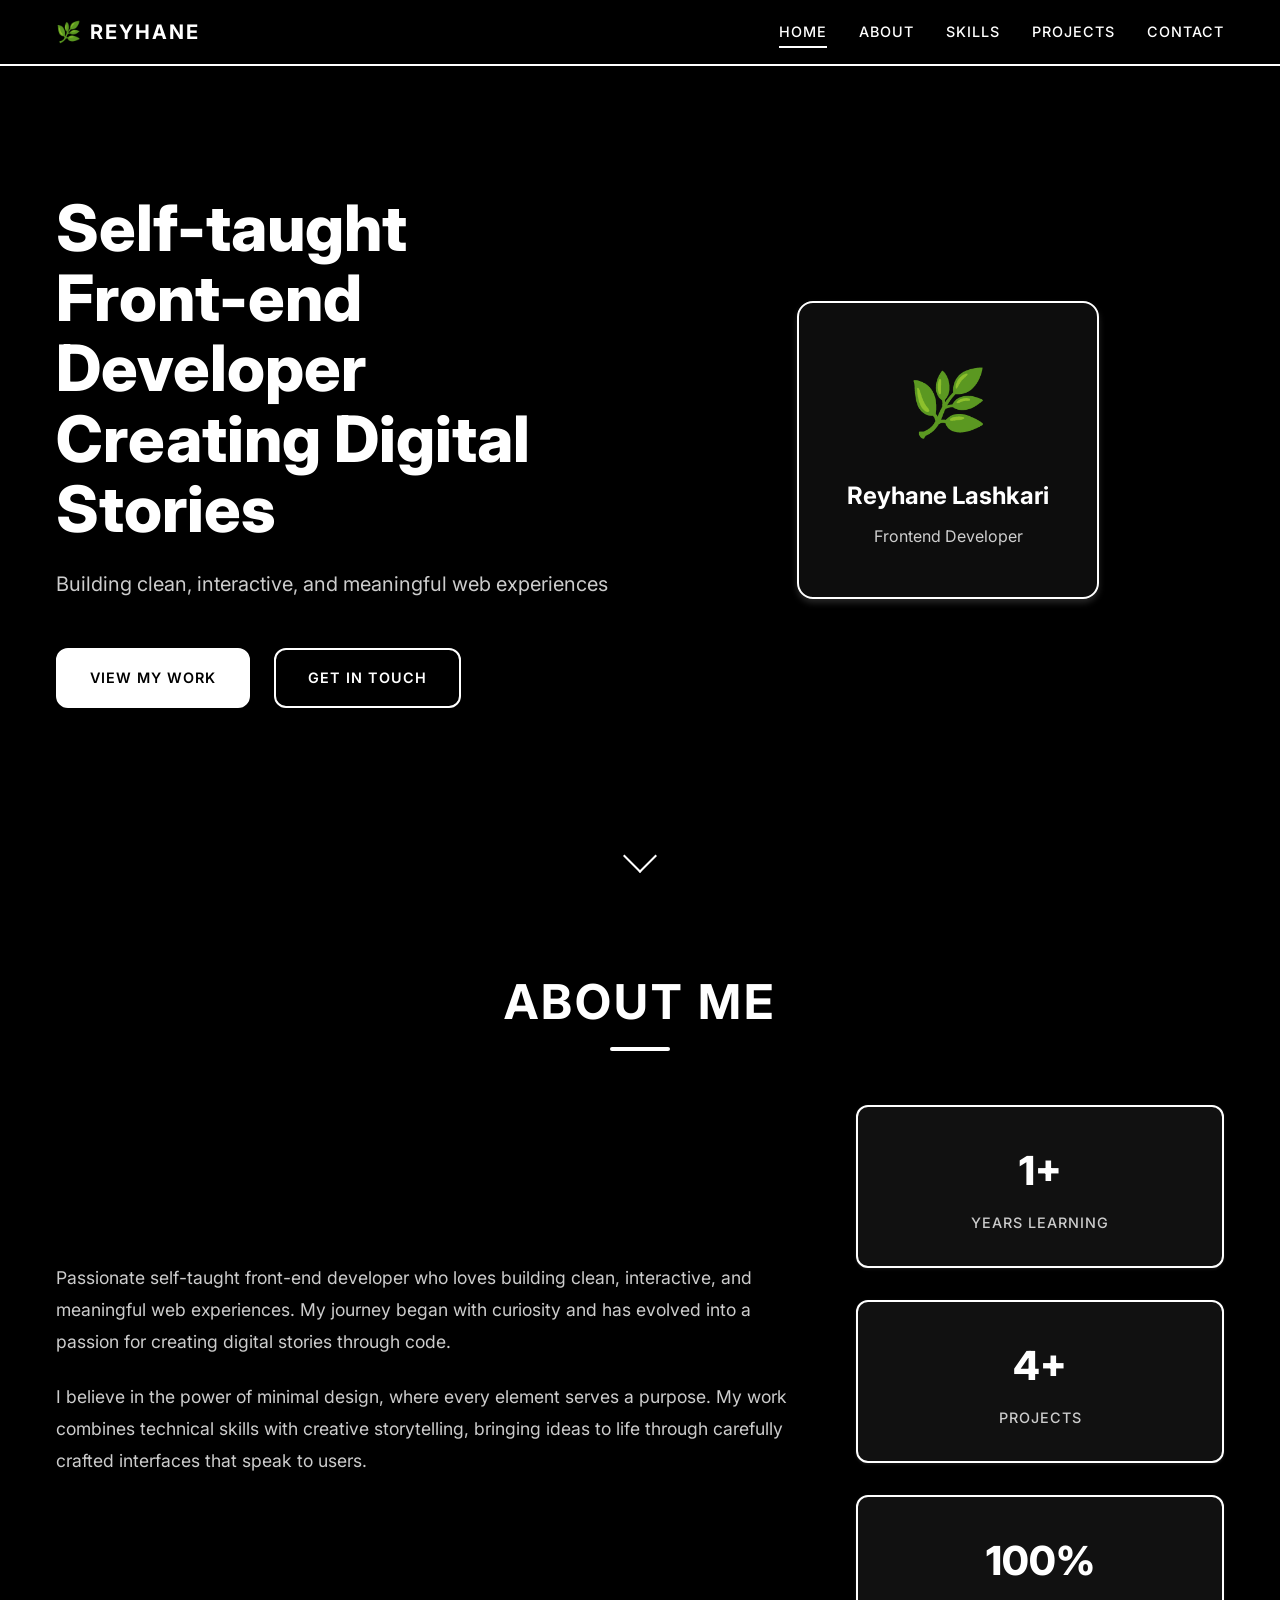
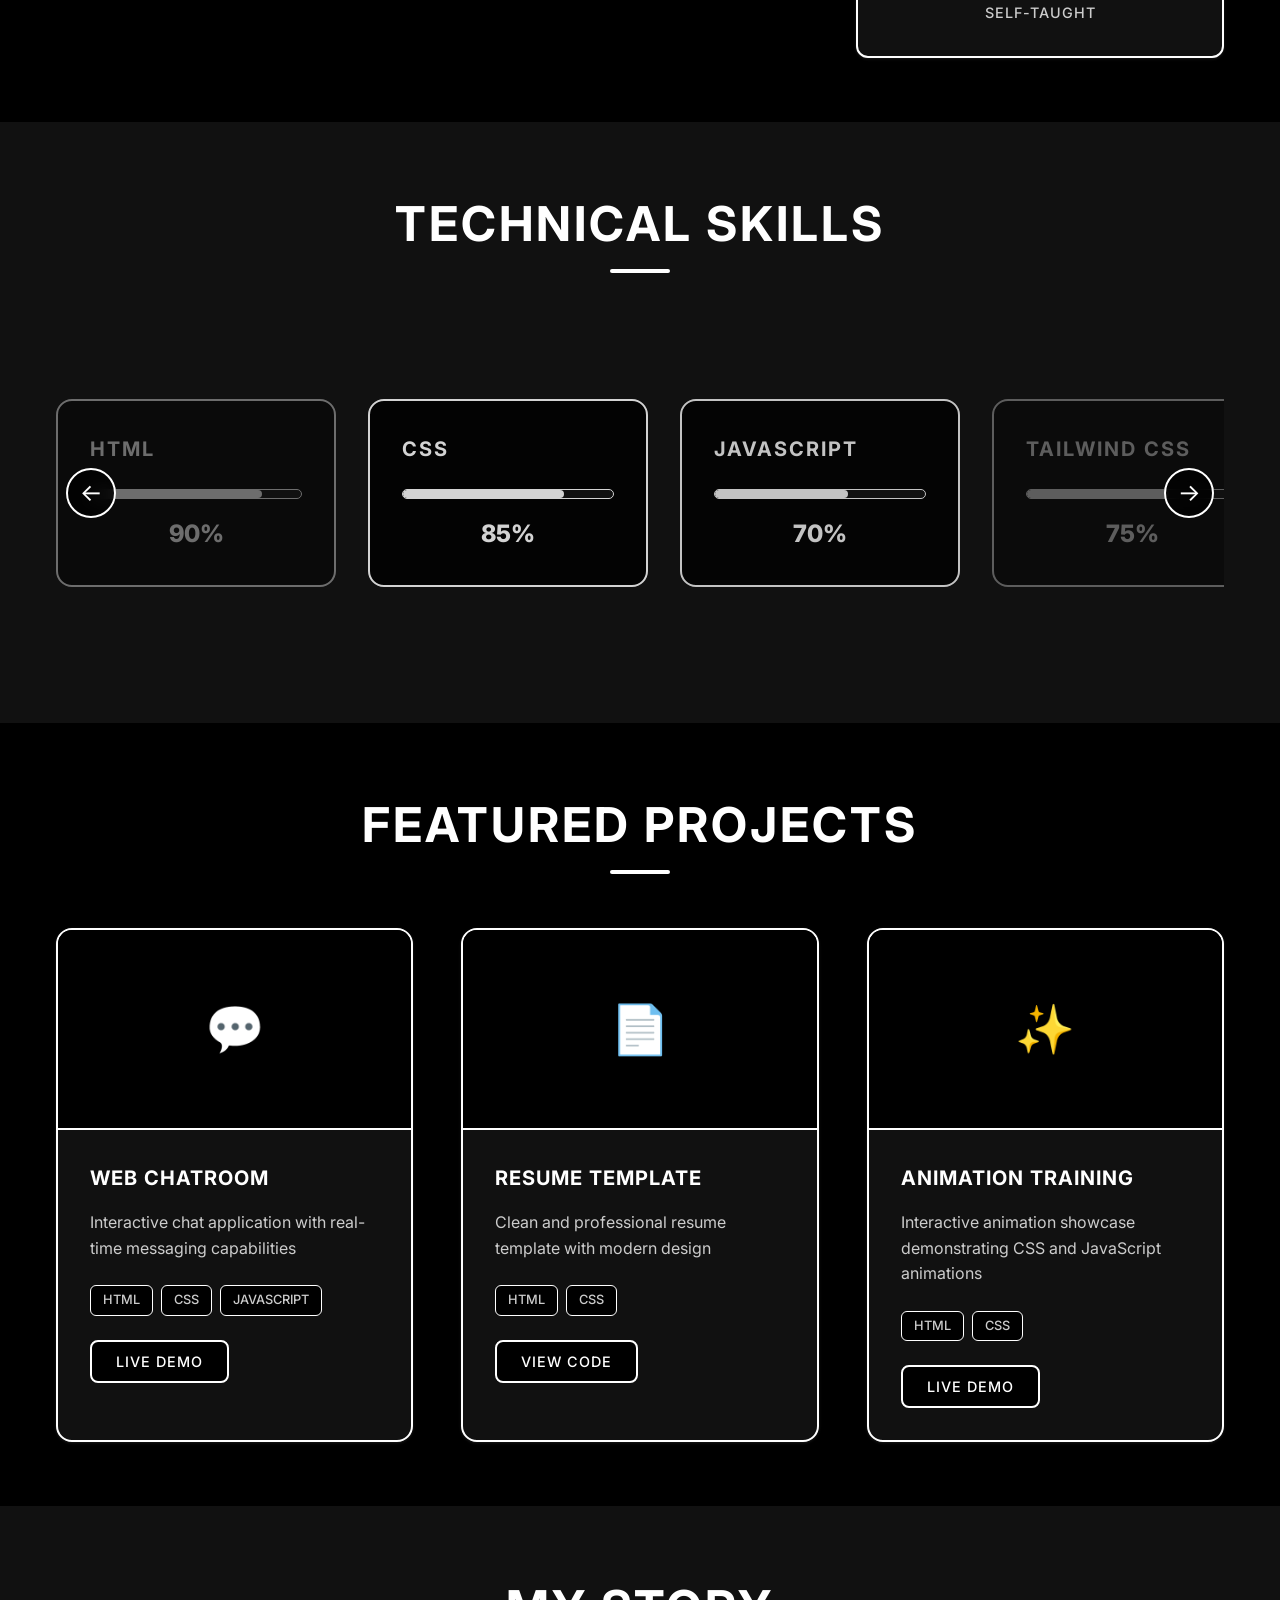
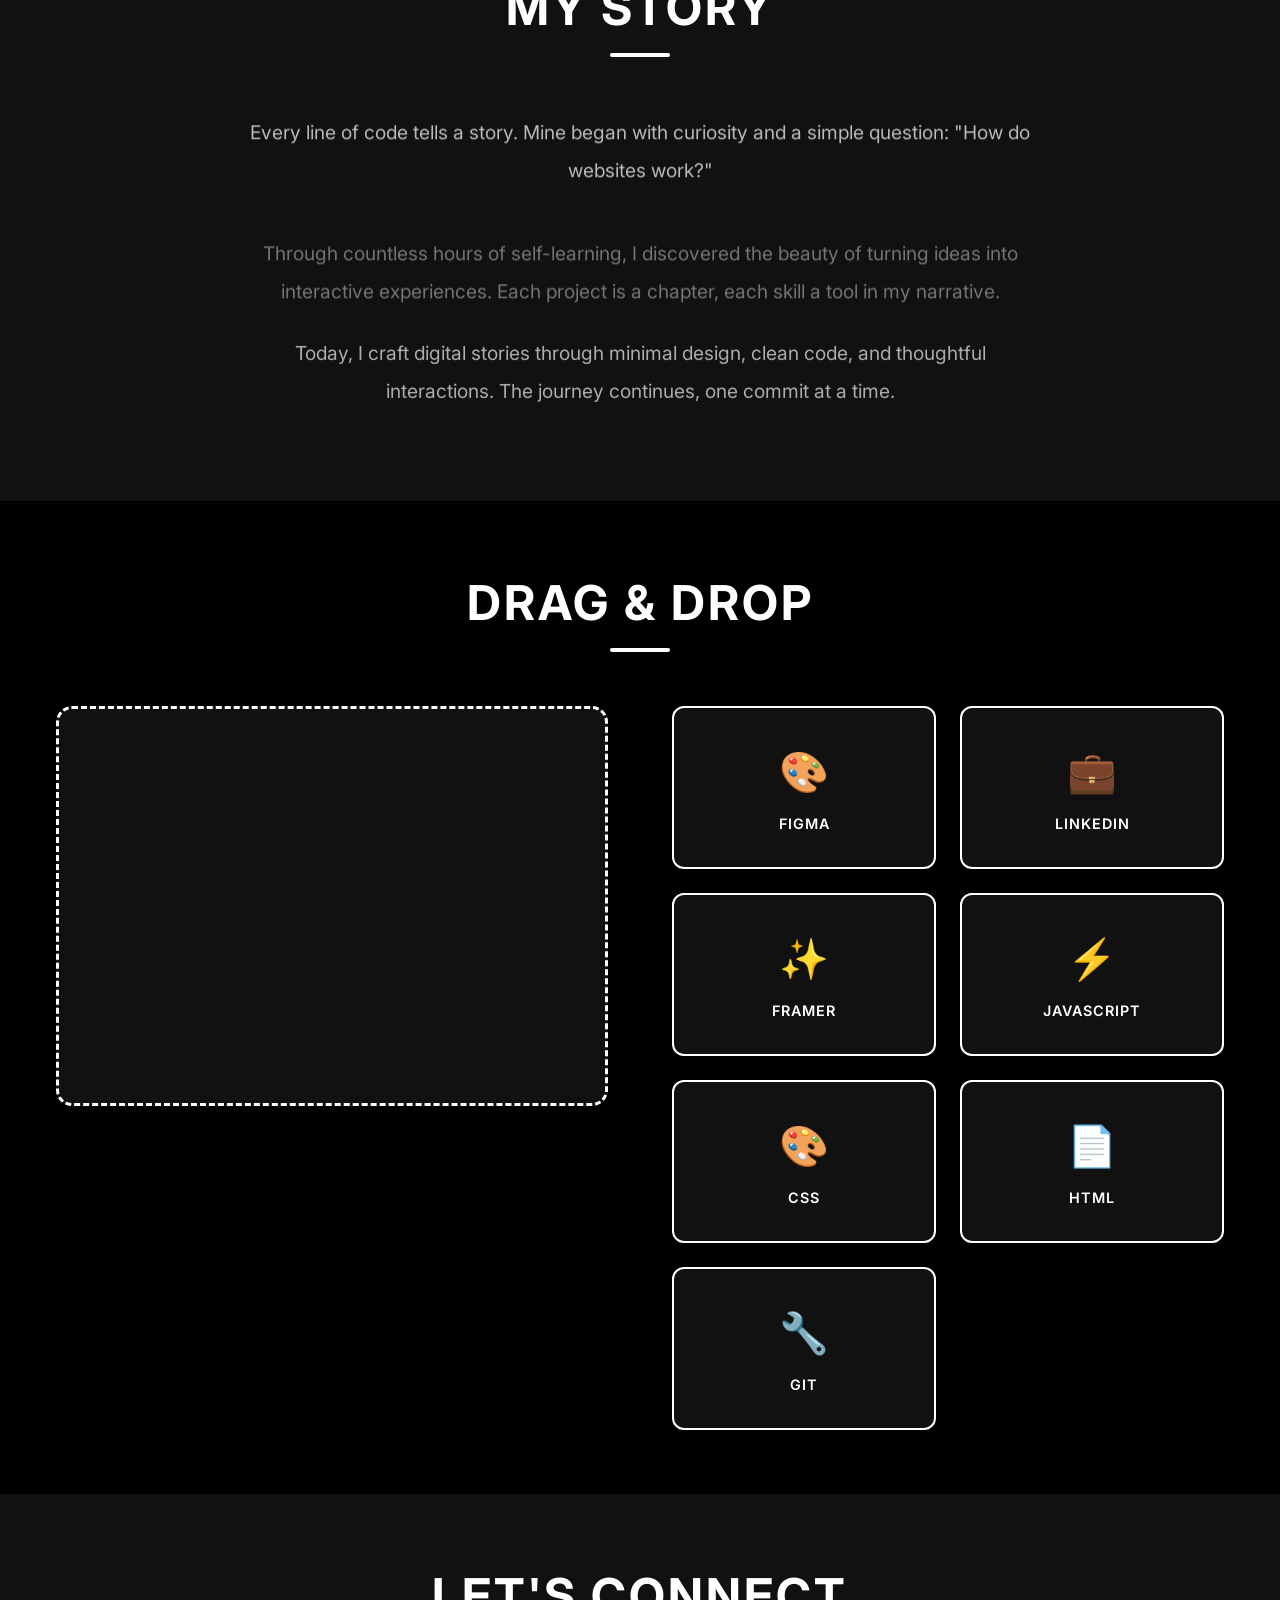
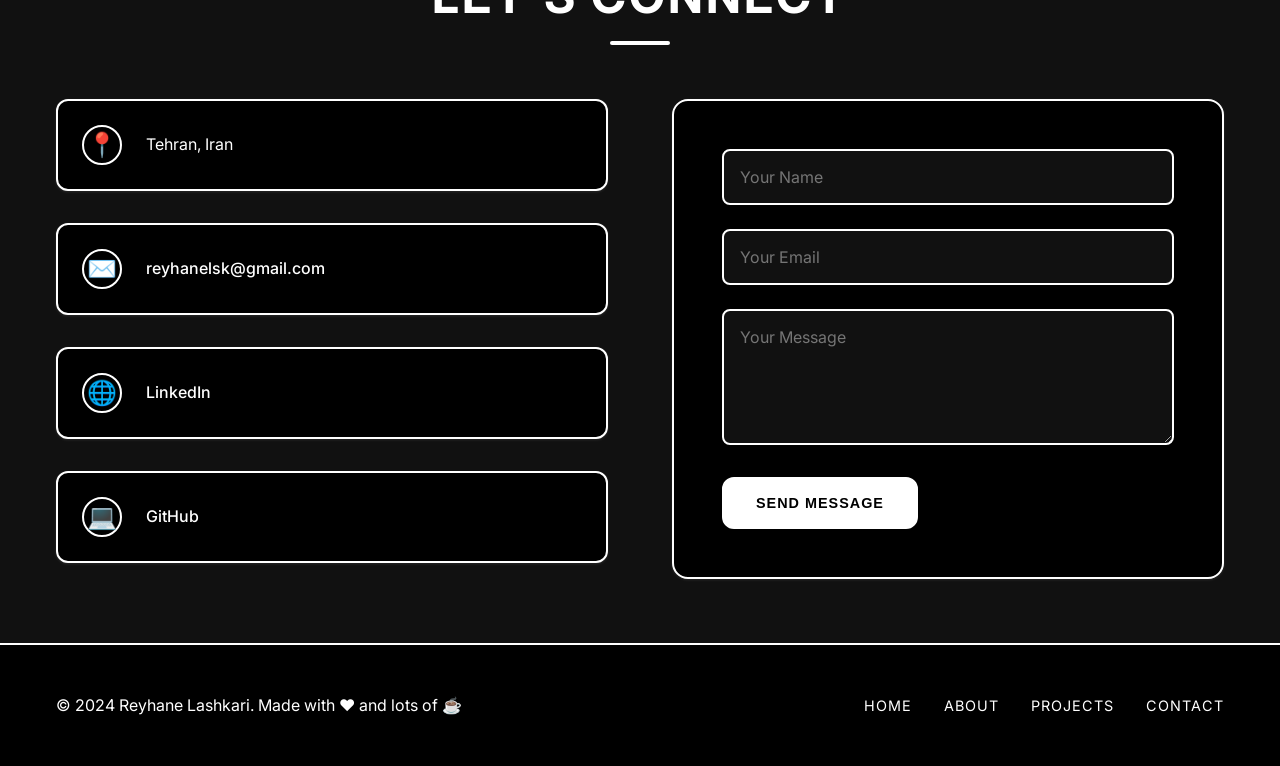
<file: index.html>
<!DOCTYPE html>
<html lang="en">
<head>
    <meta charset="UTF-8">
    <meta name="viewport" content="width=device-width, initial-scale=1.0">
    <meta name="description" content="Reyhane Lashkari - Self-taught Front-end Developer">
    <meta name="keywords" content="frontend developer, web developer, portfolio, HTML, CSS, JavaScript, Figma, Framer, Tailwind CSS">
    <meta name="author" content="Reyhane Lashkari">
    
    <!-- Open Graph Meta Tags -->
    <meta property="og:title" content="Reyhane Lashkari - Frontend Developer Portfolio">
    <meta property="og:description" content="Passionate self-taught front-end developer creating beautiful web experiences">
    <meta property="og:type" content="website">
    
    <title>Reyhane Lashkari - Frontend Developer Portfolio</title>
    
    <!-- Preload critical resources -->
    <link rel="preload" href="styles.css" as="style">
    <link rel="preload" href="script.js" as="script">
    
    <!-- Favicon -->
    <link rel="icon" type="image/svg+xml" href="data:image/svg+xml,<svg xmlns='http://www.w3.org/2000/svg' viewBox='0 0 100 100'><text y='.9em' font-size='90'>🌿</text></svg>">
    
    <!-- PWA Manifest -->
    <link rel="manifest" href="manifest.json">
    <meta name="theme-color" content="#000000">
    <meta name="apple-mobile-web-app-capable" content="yes">
    <meta name="apple-mobile-web-app-status-bar-style" content="default">
    <meta name="apple-mobile-web-app-title" content="Reyhane Portfolio">
    
    <!-- Styles -->
    <link rel="stylesheet" href="styles.css">
</head>
<body>
    <!-- Navigation -->
    <nav class="navbar" id="navbar">
        <div class="nav-container">
            <div class="nav-logo">
                <span class="logo-text">🌿 Reyhane</span>
            </div>
            <div class="nav-menu" id="nav-menu">
                <a href="#home" class="nav-link">Home</a>
                <a href="#about" class="nav-link">About</a>
                <a href="#skills" class="nav-link">Skills</a>
                <a href="#projects" class="nav-link">Projects</a>
                <a href="#contact" class="nav-link">Contact</a>
            </div>
            <div class="hamburger" id="hamburger">
                <span class="bar"></span>
                <span class="bar"></span>
                <span class="bar"></span>
            </div>
        </div>
    </nav>

    <!-- Hero Section -->
    <section id="home" class="hero">
        <div class="hero-container">
            <div class="hero-content">
                <h1 class="hero-title">
                    <span class="title-line">Self-taught</span>
                    <span class="title-line">Front-end Developer</span>
                    <span class="title-line highlight">Creating Digital Stories</span>
                </h1>
                <p class="hero-subtitle">
                    Building clean, interactive, and meaningful web experiences
                </p>
                <div class="hero-buttons">
                    <a href="#projects" class="btn btn-primary">View My Work</a>
                    <a href="#contact" class="btn btn-secondary">Get In Touch</a>
                </div>
            </div>
            <div class="hero-image">
                <div class="floating-card">
                    <div class="card-content">
                        <div class="profile-avatar">🌿</div>
                        <h3>Reyhane Lashkari</h3>
                        <p>Frontend Developer</p>
                    </div>
                </div>
            </div>
        </div>
        <div class="scroll-indicator">
            <div class="scroll-arrow"></div>
        </div>
    </section>

    <!-- About Section -->
    <section id="about" class="about">
        <div class="container">
            <h2 class="section-title">About Me</h2>
            <div class="about-content">
                <div class="about-text">
                    <p class="about-description">
                        Passionate self-taught front-end developer who loves building clean, interactive, and meaningful web experiences.
                        My journey began with curiosity and has evolved into a passion for creating digital stories through code.
                    </p>
                    <p class="about-description">
                        I believe in the power of minimal design, where every element serves a purpose. My work combines technical skills with creative storytelling,
                        bringing ideas to life through carefully crafted interfaces that speak to users.
                    </p>
                </div>
                <div class="about-stats">
                    <div class="stat-item">
                        <div class="stat-number">1+</div>
                        <div class="stat-label">Years Learning</div>
                    </div>
                    <div class="stat-item">
                        <div class="stat-number">4+</div>
                        <div class="stat-label">Projects</div>
                    </div>
                    <div class="stat-item">
                        <div class="stat-number">100%</div>
                        <div class="stat-label">Self-taught</div>
                    </div>
                </div>
            </div>
        </div>
    </section>

    <!-- Skills Section -->
    <section id="skills" class="skills">
        <div class="container">
            <h2 class="section-title">Technical Skills</h2>
            <div class="skills-horizontal-scroll">
                <div class="skills-scroll-container">
                    <div class="skill-card fade-in-horizontal">
                        <div class="skill-card-header">
                            <h3>HTML</h3>
                        </div>
                        <div class="skill-bar">
                            <div class="skill-progress" data-width="90"></div>
                        </div>
                        <div class="skill-percentage">90%</div>
                    </div>
                    <div class="skill-card fade-in-horizontal">
                        <div class="skill-card-header">
                            <h3>CSS</h3>
                        </div>
                        <div class="skill-bar">
                            <div class="skill-progress" data-width="85"></div>
                        </div>
                        <div class="skill-percentage">85%</div>
                    </div>
                    <div class="skill-card fade-in-horizontal">
                        <div class="skill-card-header">
                            <h3>JavaScript</h3>
                        </div>
                        <div class="skill-bar">
                            <div class="skill-progress" data-width="70"></div>
                        </div>
                        <div class="skill-percentage">70%</div>
                    </div>
                    <div class="skill-card fade-in-horizontal">
                        <div class="skill-card-header">
                            <h3>Tailwind CSS</h3>
                        </div>
                        <div class="skill-bar">
                            <div class="skill-progress" data-width="75"></div>
                        </div>
                        <div class="skill-percentage">75%</div>
                    </div>
                    <div class="skill-card fade-in-horizontal">
                        <div class="skill-card-header">
                            <h3>Figma</h3>
                        </div>
                        <div class="skill-bar">
                            <div class="skill-progress" data-width="80"></div>
                        </div>
                        <div class="skill-percentage">80%</div>
                    </div>
                    <div class="skill-card fade-in-horizontal">
                        <div class="skill-card-header">
                            <h3>Framer</h3>
                        </div>
                        <div class="skill-bar">
                            <div class="skill-progress" data-width="65"></div>
                        </div>
                        <div class="skill-percentage">65%</div>
                    </div>
                    <div class="skill-card fade-in-horizontal">
                        <div class="skill-card-header">
                            <h3>Git</h3>
                        </div>
                        <div class="skill-bar">
                            <div class="skill-progress" data-width="75"></div>
                        </div>
                        <div class="skill-percentage">75%</div>
                    </div>
                    <div class="skill-card fade-in-horizontal">
                        <div class="skill-card-header">
                            <h3>GitHub</h3>
                        </div>
                        <div class="skill-bar">
                            <div class="skill-progress" data-width="80"></div>
                        </div>
                        <div class="skill-percentage">80%</div>
                    </div>
                </div>
                <div class="scroll-indicator-left"></div>
                <div class="scroll-indicator-right"></div>
            </div>
        </div>
    </section>

    <!-- Projects Section -->
    <section id="projects" class="projects">
        <div class="container">
            <h2 class="section-title">Featured Projects</h2>
            <div class="projects-grid">
                <div class="project-card" data-aos="fade-up">
                    <div class="project-image">
                        <div class="project-placeholder">
                            <span class="project-icon">💬</span>
                        </div>
                    </div>
                    <div class="project-content">
                        <h3>Web Chatroom</h3>
                        <p>Interactive chat application with real-time messaging capabilities</p>
                        <div class="project-tech">
                            <span class="tech-tag">HTML</span>
                            <span class="tech-tag">CSS</span>
                            <span class="tech-tag">JavaScript</span>
                        </div>
                        <div class="project-links">
                            <a href="https://reyhane-lsk.github.io/Exito.PROJECT/" target="_blank" class="project-link">Live Demo</a>
                        </div>
                    </div>
                </div>

                <div class="project-card" data-aos="fade-up" data-aos-delay="100">
                    <div class="project-image">
                        <div class="project-placeholder">
                            <span class="project-icon">📄</span>
                        </div>
                    </div>
                    <div class="project-content">
                        <h3>Resume Template</h3>
                        <p>Clean and professional resume template with modern design</p>
                        <div class="project-tech">
                            <span class="tech-tag">HTML</span>
                            <span class="tech-tag">CSS</span>
                        </div>
                        <div class="project-links">
                            <a href="https://github.com/Reyhane-lsk/resume-teplate" target="_blank" class="project-link">View Code</a>
                        </div>
                    </div>
                </div>

                <div class="project-card" data-aos="fade-up" data-aos-delay="200">
                    <div class="project-image">
                        <div class="project-placeholder">
                            <span class="project-icon">✨</span>
                        </div>
                    </div>
                    <div class="project-content">
                        <h3>Animation Training</h3>
                        <p>Interactive animation showcase demonstrating CSS and JavaScript animations</p>
                        <div class="project-tech">
                            <span class="tech-tag">HTML</span>
                            <span class="tech-tag">CSS</span>
                        </div>
                        <div class="project-links">
                            <a href="https://reyhane-lsk.github.io/animation/" target="_blank" class="project-link">Live Demo</a>
                        </div>
                    </div>
                </div>
            </div>
        </div>
    </section>

    <!-- Story Section -->
    <section class="story">
        <div class="container">
            <h2 class="section-title">My Story</h2>
            <div class="story-content">
                <div class="story-text">
                    <p class="story-paragraph">Every line of code tells a story. Mine began with curiosity and a simple question: "How do websites work?"</p>
                    <p class="story-paragraph">Through countless hours of self-learning, I discovered the beauty of turning ideas into interactive experiences. Each project is a chapter, each skill a tool in my narrative.</p>
                    <p class="story-paragraph">Today, I craft digital stories through minimal design, clean code, and thoughtful interactions. The journey continues, one commit at a time.</p>
                </div>
            </div>
        </div>
    </section>

    <!-- 3D Elements Section -->
    <section class="interactive-elements">
        <div class="container">
            <h2 class="section-title">Drag & Drop</h2>
            <div class="elements-container">
                <div class="drop-zone" id="dropZone"></div>
                <div class="draggable-elements">
                    <div class="draggable-element" data-tech="figma" draggable="true">
                        <span class="element-icon">🎨</span>
                        <span class="element-label">Figma</span>
                    </div>
                    <div class="draggable-element" data-tech="linkedin" draggable="true">
                        <span class="element-icon">💼</span>
                        <span class="element-label">LinkedIn</span>
                    </div>
                    <div class="draggable-element" data-tech="framer" draggable="true">
                        <span class="element-icon">✨</span>
                        <span class="element-label">Framer</span>
                    </div>
                    <div class="draggable-element" data-tech="js" draggable="true">
                        <span class="element-icon">⚡</span>
                        <span class="element-label">JavaScript</span>
                    </div>
                    <div class="draggable-element" data-tech="css" draggable="true">
                        <span class="element-icon">🎨</span>
                        <span class="element-label">CSS</span>
                    </div>
                    <div class="draggable-element" data-tech="html" draggable="true">
                        <span class="element-icon">📄</span>
                        <span class="element-label">HTML</span>
                    </div>
                    <div class="draggable-element" data-tech="git" draggable="true">
                        <span class="element-icon">🔧</span>
                        <span class="element-label">Git</span>
                    </div>
                </div>
            </div>
        </div>
    </section>

    <!-- Contact Section -->
    <section id="contact" class="contact">
        <div class="container">
            <h2 class="section-title">Let's Connect</h2>
            <div class="contact-content">
                <div class="contact-info">
                    <div class="contact-item">
                        <div class="contact-icon">📍</div>
                        <div class="contact-text">Tehran, Iran</div>
                    </div>
                    <div class="contact-item">
                        <div class="contact-icon">✉️</div>
                        <div class="contact-text"><a href="mailto:reyhanelsk@gmail.com">reyhanelsk@gmail.com</a></div>
                    </div>
                    <div class="contact-item">
                        <div class="contact-icon">🌐</div>
                        <div class="contact-text">
                            <a href="https://www.linkedin.com/in/reyhane-lashkari-071362370" target="_blank">LinkedIn</a>
                        </div>
                    </div>
                    <div class="contact-item">
                        <div class="contact-icon">💻</div>
                        <div class="contact-text">
                            <a href="https://github.com/Reyhane-lsk" target="_blank">GitHub</a>
                        </div>
                    </div>
                </div>
                <div class="contact-form">
                    <form id="contactForm">
                        <div class="form-group">
                            <input type="text" id="name" name="name" placeholder="Your Name" required>
                        </div>
                        <div class="form-group">
                            <input type="email" id="email" name="email" placeholder="Your Email" required>
                        </div>
                        <div class="form-group">
                            <textarea id="message" name="message" placeholder="Your Message" rows="5" required></textarea>
                        </div>
                        <button type="submit" class="btn btn-primary">Send Message</button>
                    </form>
                </div>
            </div>
        </div>
    </section>

    <!-- Footer -->
    <footer class="footer">
        <div class="container">
            <div class="footer-content">
                <div class="footer-text">
                    <p>&copy; 2024 Reyhane Lashkari. Made with ❤️ and lots of ☕</p>
                </div>
                <div class="footer-links">
                    <a href="#home">Home</a>
                    <a href="#about">About</a>
                    <a href="#projects">Projects</a>
                    <a href="#contact">Contact</a>
                </div>
            </div>
        </div>
    </footer>

    <!-- Scripts -->
    <script src="script.js"></script>
</body>
</html>
</file>
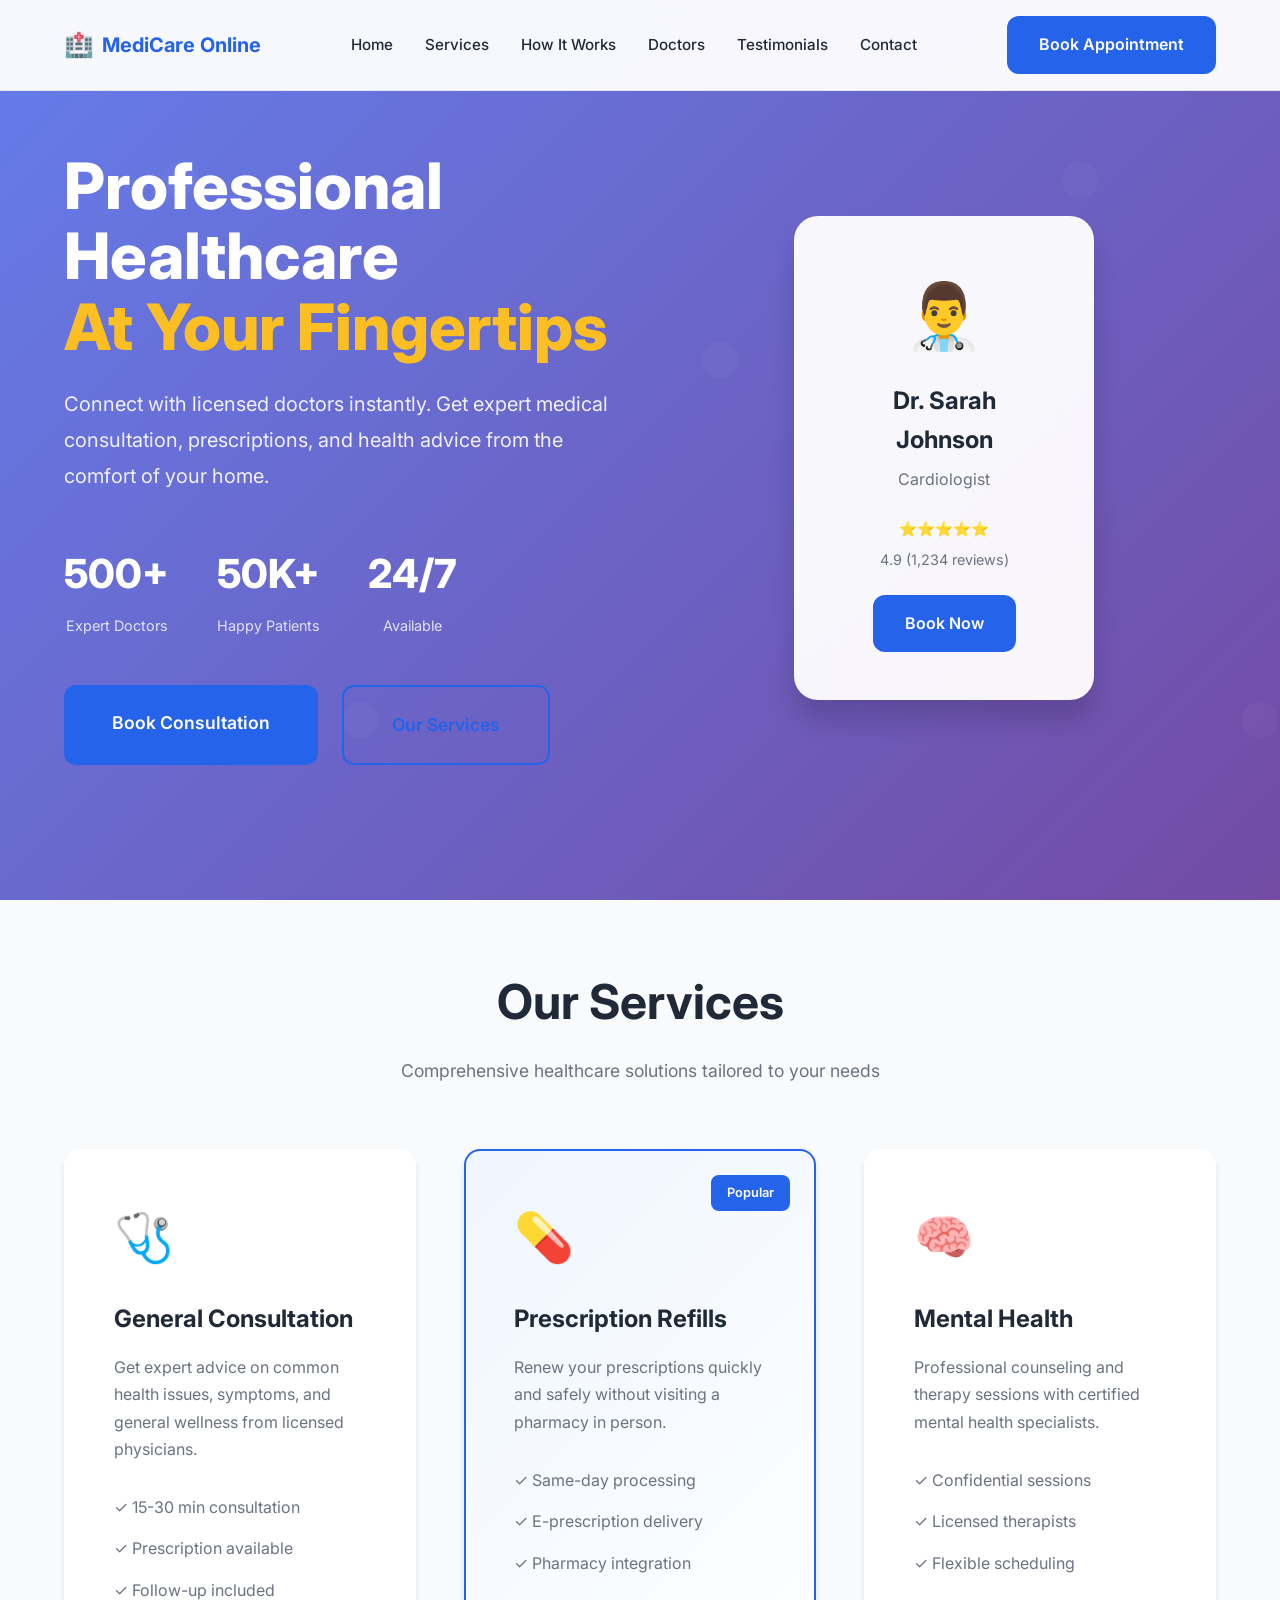
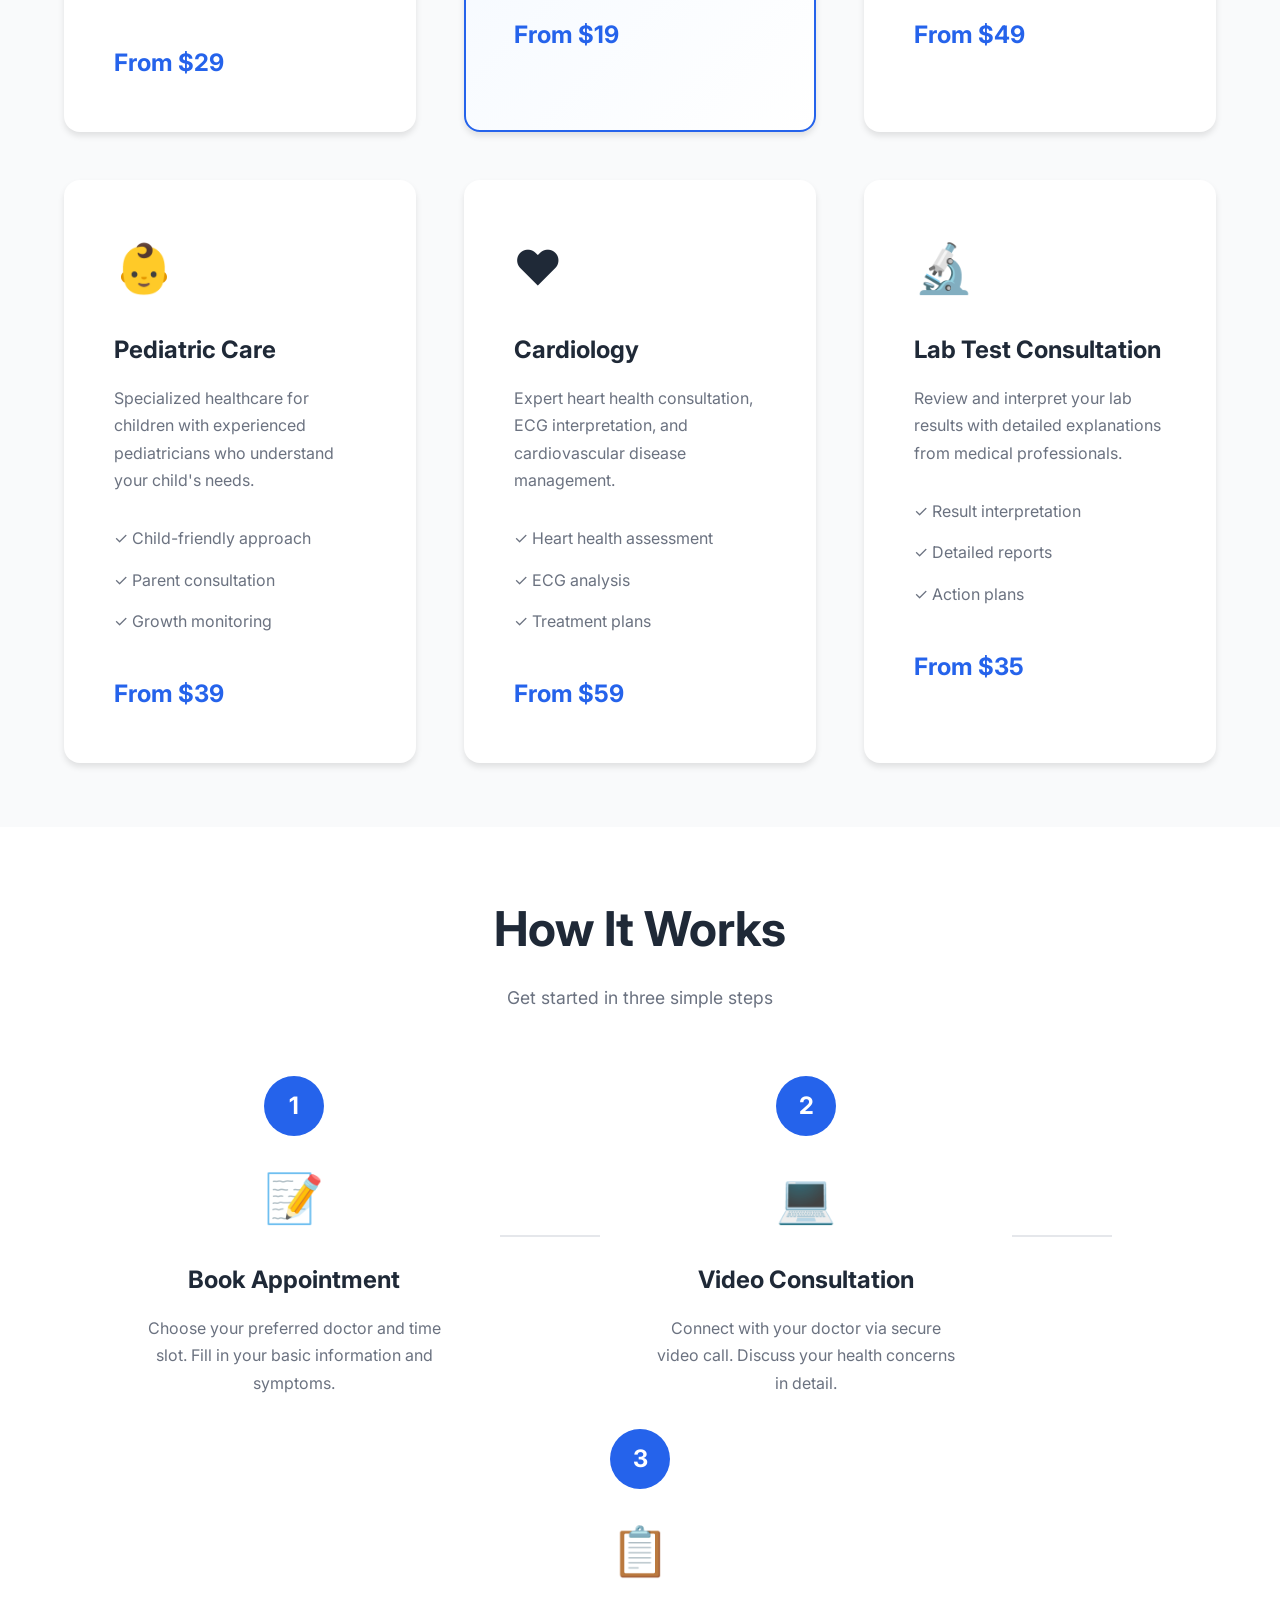
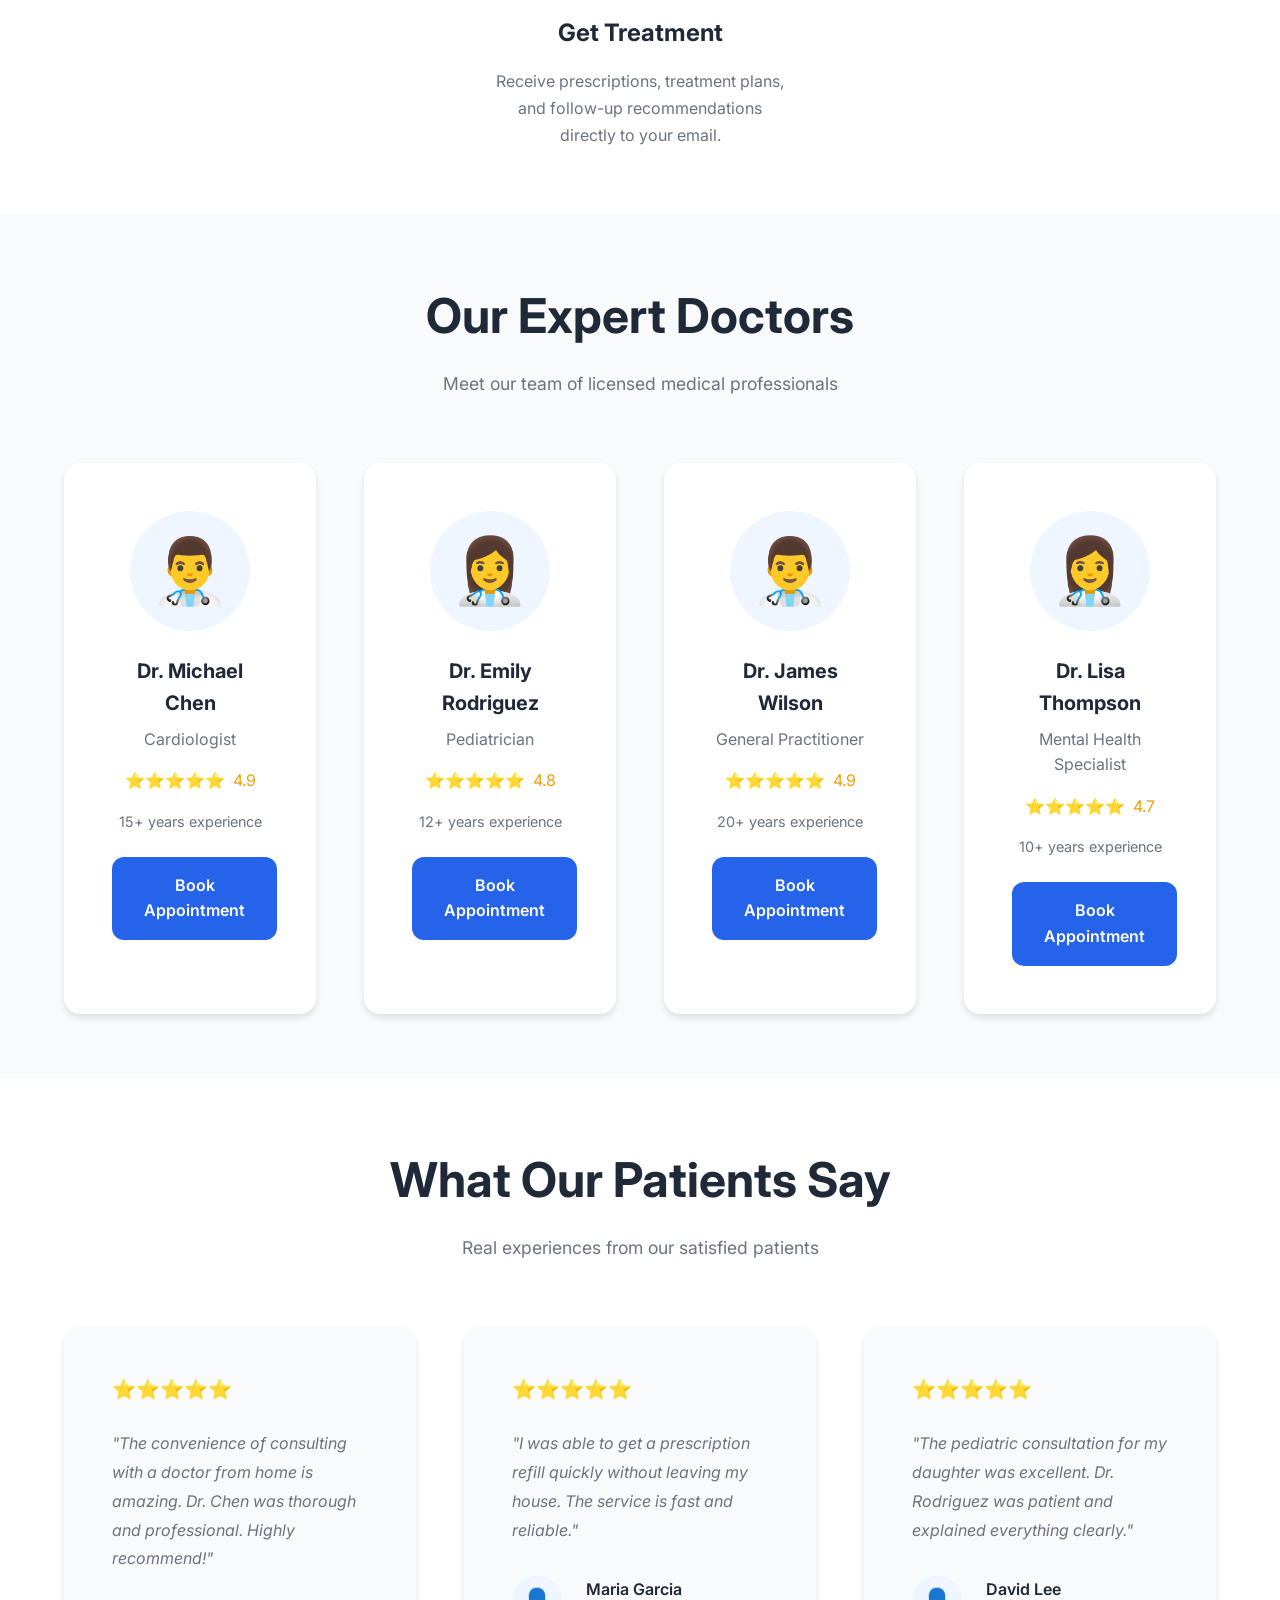
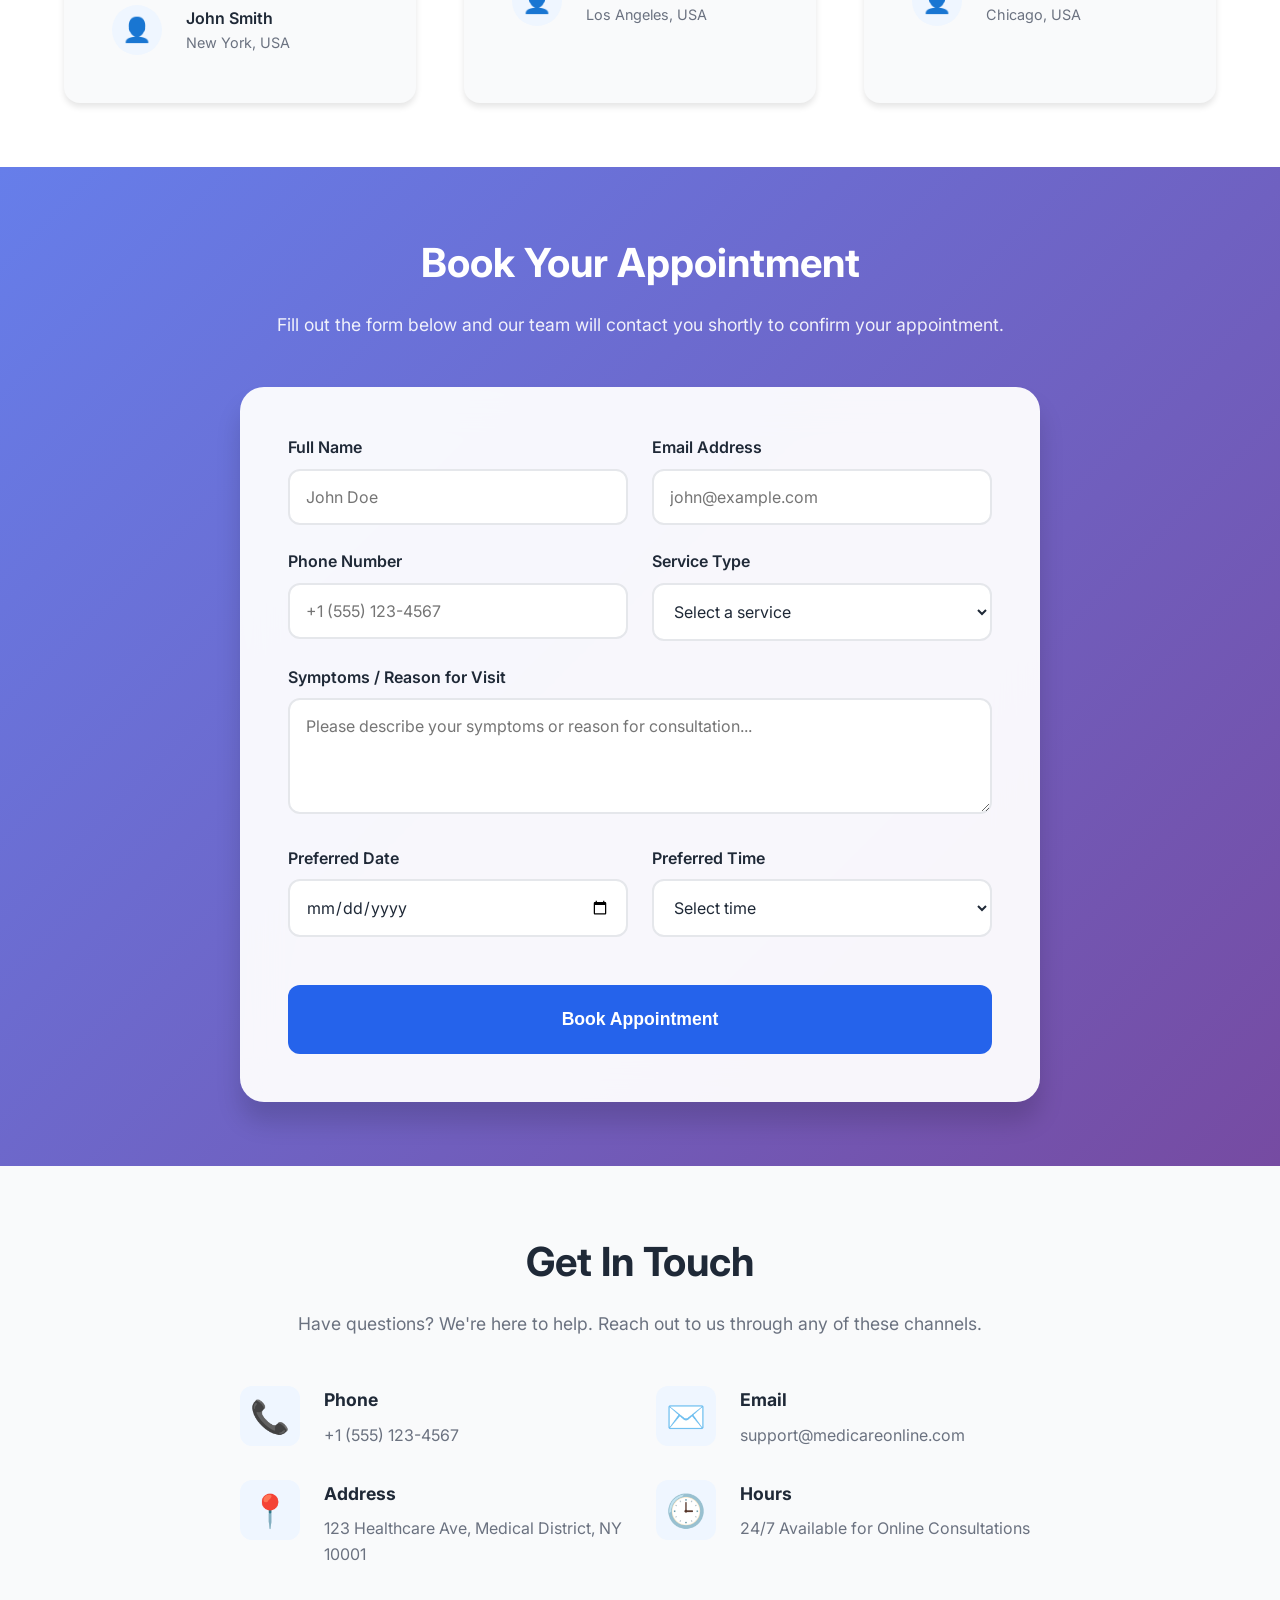
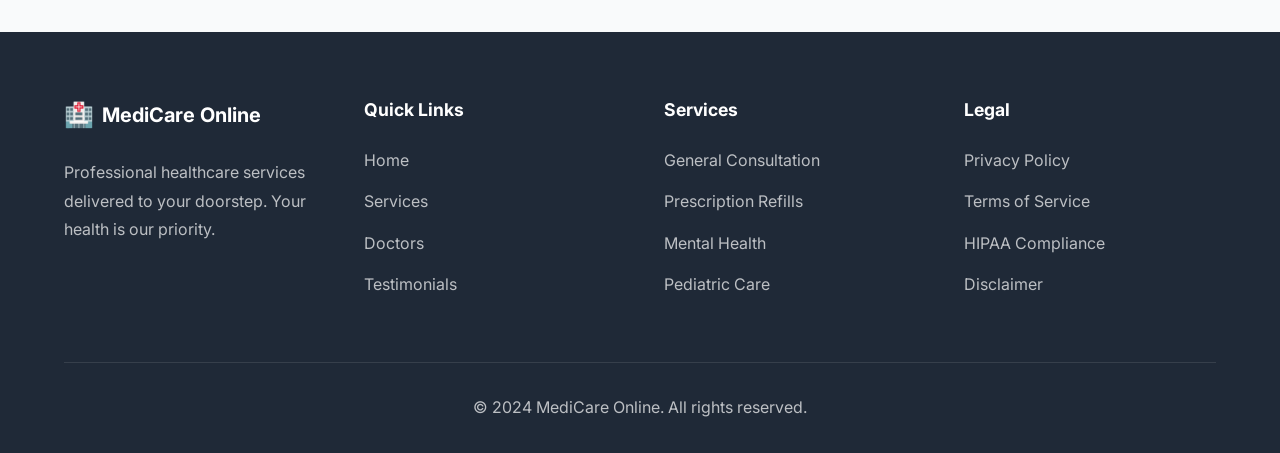
<file: medical-services.html>
<!DOCTYPE html>
<html lang="en">
<head>
    <meta charset="UTF-8">
    <meta name="viewport" content="width=device-width, initial-scale=1.0">
    <meta name="description" content="Online Medical Services - Get professional healthcare consultation from the comfort of your home">
    <meta name="keywords" content="online medical consultation, telemedicine, virtual doctor, healthcare, medical services">
    
    <title>MediCare Online - Professional Healthcare Services</title>
    
    <!-- Styles -->
    <link rel="stylesheet" href="medical-styles.css">
    
    <!-- Fonts -->
    <link rel="preconnect" href="https://fonts.googleapis.com">
    <link rel="preconnect" href="https://fonts.gstatic.com" crossorigin>
    <link href="https://fonts.googleapis.com/css2?family=Inter:wght@300;400;500;600;700;800&display=swap" rel="stylesheet">
</head>
<body>
    <!-- Navigation -->
    <nav class="navbar" id="navbar">
        <div class="nav-container">
            <div class="nav-logo">
                <span class="logo-icon">🏥</span>
                <span class="logo-text">MediCare Online</span>
            </div>
            <div class="nav-menu" id="nav-menu">
                <a href="#home" class="nav-link">Home</a>
                <a href="#services" class="nav-link">Services</a>
                <a href="#how-it-works" class="nav-link">How It Works</a>
                <a href="#doctors" class="nav-link">Doctors</a>
                <a href="#testimonials" class="nav-link">Testimonials</a>
                <a href="#contact" class="nav-link">Contact</a>
            </div>
            <div class="nav-actions">
                <a href="#book-appointment" class="btn btn-primary">Book Appointment</a>
            </div>
            <div class="hamburger" id="hamburger">
                <span class="bar"></span>
                <span class="bar"></span>
                <span class="bar"></span>
            </div>
        </div>
    </nav>

    <!-- Hero Section -->
    <section id="home" class="hero">
        <div class="hero-background">
            <div class="hero-overlay"></div>
        </div>
        <div class="hero-container">
            <div class="hero-content">
                <h1 class="hero-title">
                    <span class="title-line">Professional Healthcare</span>
                    <span class="title-line highlight">At Your Fingertips</span>
                </h1>
                <p class="hero-subtitle">
                    Connect with licensed doctors instantly. Get expert medical consultation, prescriptions, and health advice from the comfort of your home.
                </p>
                <div class="hero-stats">
                    <div class="stat-item">
                        <div class="stat-number">500+</div>
                        <div class="stat-label">Expert Doctors</div>
                    </div>
                    <div class="stat-item">
                        <div class="stat-number">50K+</div>
                        <div class="stat-label">Happy Patients</div>
                    </div>
                    <div class="stat-item">
                        <div class="stat-number">24/7</div>
                        <div class="stat-label">Available</div>
                    </div>
                </div>
                <div class="hero-buttons">
                    <a href="#book-appointment" class="btn btn-primary btn-large">Book Consultation</a>
                    <a href="#services" class="btn btn-secondary btn-large">Our Services</a>
                </div>
            </div>
            <div class="hero-image">
                <div class="hero-card">
                    <div class="card-icon">👨‍⚕️</div>
                    <h3>Dr. Sarah Johnson</h3>
                    <p>Cardiologist</p>
                    <div class="card-rating">
                        <span>⭐⭐⭐⭐⭐</span>
                        <span>4.9 (1,234 reviews)</span>
                    </div>
                    <a href="#book-appointment" class="card-link">Book Now</a>
                </div>
            </div>
        </div>
    </section>

    <!-- Services Section -->
    <section id="services" class="services">
        <div class="container">
            <div class="section-header">
                <h2 class="section-title">Our Services</h2>
                <p class="section-subtitle">Comprehensive healthcare solutions tailored to your needs</p>
            </div>
            <div class="services-grid">
                <div class="service-card">
                    <div class="service-icon">🩺</div>
                    <h3>General Consultation</h3>
                    <p>Get expert advice on common health issues, symptoms, and general wellness from licensed physicians.</p>
                    <ul class="service-features">
                        <li>✓ 15-30 min consultation</li>
                        <li>✓ Prescription available</li>
                        <li>✓ Follow-up included</li>
                    </ul>
                    <div class="service-price">From $29</div>
                </div>
                <div class="service-card featured">
                    <div class="service-badge">Popular</div>
                    <div class="service-icon">💊</div>
                    <h3>Prescription Refills</h3>
                    <p>Renew your prescriptions quickly and safely without visiting a pharmacy in person.</p>
                    <ul class="service-features">
                        <li>✓ Same-day processing</li>
                        <li>✓ E-prescription delivery</li>
                        <li>✓ Pharmacy integration</li>
                    </ul>
                    <div class="service-price">From $19</div>
                </div>
                <div class="service-card">
                    <div class="service-icon">🧠</div>
                    <h3>Mental Health</h3>
                    <p>Professional counseling and therapy sessions with certified mental health specialists.</p>
                    <ul class="service-features">
                        <li>✓ Confidential sessions</li>
                        <li>✓ Licensed therapists</li>
                        <li>✓ Flexible scheduling</li>
                    </ul>
                    <div class="service-price">From $49</div>
                </div>
                <div class="service-card">
                    <div class="service-icon">👶</div>
                    <h3>Pediatric Care</h3>
                    <p>Specialized healthcare for children with experienced pediatricians who understand your child's needs.</p>
                    <ul class="service-features">
                        <li>✓ Child-friendly approach</li>
                        <li>✓ Parent consultation</li>
                        <li>✓ Growth monitoring</li>
                    </ul>
                    <div class="service-price">From $39</div>
                </div>
                <div class="service-card">
                    <div class="service-icon">❤️</div>
                    <h3>Cardiology</h3>
                    <p>Expert heart health consultation, ECG interpretation, and cardiovascular disease management.</p>
                    <ul class="service-features">
                        <li>✓ Heart health assessment</li>
                        <li>✓ ECG analysis</li>
                        <li>✓ Treatment plans</li>
                    </ul>
                    <div class="service-price">From $59</div>
                </div>
                <div class="service-card">
                    <div class="service-icon">🔬</div>
                    <h3>Lab Test Consultation</h3>
                    <p>Review and interpret your lab results with detailed explanations from medical professionals.</p>
                    <ul class="service-features">
                        <li>✓ Result interpretation</li>
                        <li>✓ Detailed reports</li>
                        <li>✓ Action plans</li>
                    </ul>
                    <div class="service-price">From $35</div>
                </div>
            </div>
        </div>
    </section>

    <!-- How It Works Section -->
    <section id="how-it-works" class="how-it-works">
        <div class="container">
            <div class="section-header">
                <h2 class="section-title">How It Works</h2>
                <p class="section-subtitle">Get started in three simple steps</p>
            </div>
            <div class="steps-container">
                <div class="step-item">
                    <div class="step-number">1</div>
                    <div class="step-icon">📝</div>
                    <h3>Book Appointment</h3>
                    <p>Choose your preferred doctor and time slot. Fill in your basic information and symptoms.</p>
                </div>
                <div class="step-connector"></div>
                <div class="step-item">
                    <div class="step-number">2</div>
                    <div class="step-icon">💻</div>
                    <h3>Video Consultation</h3>
                    <p>Connect with your doctor via secure video call. Discuss your health concerns in detail.</p>
                </div>
                <div class="step-connector"></div>
                <div class="step-item">
                    <div class="step-number">3</div>
                    <div class="step-icon">📋</div>
                    <h3>Get Treatment</h3>
                    <p>Receive prescriptions, treatment plans, and follow-up recommendations directly to your email.</p>
                </div>
            </div>
        </div>
    </section>

    <!-- Doctors Section -->
    <section id="doctors" class="doctors">
        <div class="container">
            <div class="section-header">
                <h2 class="section-title">Our Expert Doctors</h2>
                <p class="section-subtitle">Meet our team of licensed medical professionals</p>
            </div>
            <div class="doctors-grid">
                <div class="doctor-card">
                    <div class="doctor-image">
                        <div class="doctor-avatar">👨‍⚕️</div>
                    </div>
                    <div class="doctor-info">
                        <h3>Dr. Michael Chen</h3>
                        <p class="doctor-specialty">Cardiologist</p>
                        <div class="doctor-rating">
                            <span>⭐⭐⭐⭐⭐</span>
                            <span>4.9</span>
                        </div>
                        <p class="doctor-experience">15+ years experience</p>
                        <a href="#book-appointment" class="doctor-btn">Book Appointment</a>
                    </div>
                </div>
                <div class="doctor-card">
                    <div class="doctor-image">
                        <div class="doctor-avatar">👩‍⚕️</div>
                    </div>
                    <div class="doctor-info">
                        <h3>Dr. Emily Rodriguez</h3>
                        <p class="doctor-specialty">Pediatrician</p>
                        <div class="doctor-rating">
                            <span>⭐⭐⭐⭐⭐</span>
                            <span>4.8</span>
                        </div>
                        <p class="doctor-experience">12+ years experience</p>
                        <a href="#book-appointment" class="doctor-btn">Book Appointment</a>
                    </div>
                </div>
                <div class="doctor-card">
                    <div class="doctor-image">
                        <div class="doctor-avatar">👨‍⚕️</div>
                    </div>
                    <div class="doctor-info">
                        <h3>Dr. James Wilson</h3>
                        <p class="doctor-specialty">General Practitioner</p>
                        <div class="doctor-rating">
                            <span>⭐⭐⭐⭐⭐</span>
                            <span>4.9</span>
                        </div>
                        <p class="doctor-experience">20+ years experience</p>
                        <a href="#book-appointment" class="doctor-btn">Book Appointment</a>
                    </div>
                </div>
                <div class="doctor-card">
                    <div class="doctor-image">
                        <div class="doctor-avatar">👩‍⚕️</div>
                    </div>
                    <div class="doctor-info">
                        <h3>Dr. Lisa Thompson</h3>
                        <p class="doctor-specialty">Mental Health Specialist</p>
                        <div class="doctor-rating">
                            <span>⭐⭐⭐⭐⭐</span>
                            <span>4.7</span>
                        </div>
                        <p class="doctor-experience">10+ years experience</p>
                        <a href="#book-appointment" class="doctor-btn">Book Appointment</a>
                    </div>
                </div>
            </div>
        </div>
    </section>

    <!-- Testimonials Section -->
    <section id="testimonials" class="testimonials">
        <div class="container">
            <div class="section-header">
                <h2 class="section-title">What Our Patients Say</h2>
                <p class="section-subtitle">Real experiences from our satisfied patients</p>
            </div>
            <div class="testimonials-grid">
                <div class="testimonial-card">
                    <div class="testimonial-rating">⭐⭐⭐⭐⭐</div>
                    <p class="testimonial-text">"The convenience of consulting with a doctor from home is amazing. Dr. Chen was thorough and professional. Highly recommend!"</p>
                    <div class="testimonial-author">
                        <div class="author-avatar">👤</div>
                        <div class="author-info">
                            <div class="author-name">John Smith</div>
                            <div class="author-location">New York, USA</div>
                        </div>
                    </div>
                </div>
                <div class="testimonial-card">
                    <div class="testimonial-rating">⭐⭐⭐⭐⭐</div>
                    <p class="testimonial-text">"I was able to get a prescription refill quickly without leaving my house. The service is fast and reliable."</p>
                    <div class="testimonial-author">
                        <div class="author-avatar">👤</div>
                        <div class="author-info">
                            <div class="author-name">Maria Garcia</div>
                            <div class="author-location">Los Angeles, USA</div>
                        </div>
                    </div>
                </div>
                <div class="testimonial-card">
                    <div class="testimonial-rating">⭐⭐⭐⭐⭐</div>
                    <p class="testimonial-text">"The pediatric consultation for my daughter was excellent. Dr. Rodriguez was patient and explained everything clearly."</p>
                    <div class="testimonial-author">
                        <div class="author-avatar">👤</div>
                        <div class="author-info">
                            <div class="author-name">David Lee</div>
                            <div class="author-location">Chicago, USA</div>
                        </div>
                    </div>
                </div>
            </div>
        </div>
    </section>

    <!-- Book Appointment Section -->
    <section id="book-appointment" class="book-appointment">
        <div class="container">
            <div class="appointment-wrapper">
                <div class="appointment-content">
                    <h2>Book Your Appointment</h2>
                    <p>Fill out the form below and our team will contact you shortly to confirm your appointment.</p>
                    <form class="appointment-form" id="appointmentForm">
                        <div class="form-row">
                            <div class="form-group">
                                <label for="name">Full Name</label>
                                <input type="text" id="name" name="name" placeholder="John Doe" required>
                            </div>
                            <div class="form-group">
                                <label for="email">Email Address</label>
                                <input type="email" id="email" name="email" placeholder="john@example.com" required>
                            </div>
                        </div>
                        <div class="form-row">
                            <div class="form-group">
                                <label for="phone">Phone Number</label>
                                <input type="tel" id="phone" name="phone" placeholder="+1 (555) 123-4567" required>
                            </div>
                            <div class="form-group">
                                <label for="service">Service Type</label>
                                <select id="service" name="service" required>
                                    <option value="">Select a service</option>
                                    <option value="general">General Consultation</option>
                                    <option value="prescription">Prescription Refill</option>
                                    <option value="mental-health">Mental Health</option>
                                    <option value="pediatric">Pediatric Care</option>
                                    <option value="cardiology">Cardiology</option>
                                    <option value="lab-test">Lab Test Consultation</option>
                                </select>
                            </div>
                        </div>
                        <div class="form-group">
                            <label for="symptoms">Symptoms / Reason for Visit</label>
                            <textarea id="symptoms" name="symptoms" rows="4" placeholder="Please describe your symptoms or reason for consultation..." required></textarea>
                        </div>
                        <div class="form-row">
                            <div class="form-group">
                                <label for="date">Preferred Date</label>
                                <input type="date" id="date" name="date" required>
                            </div>
                            <div class="form-group">
                                <label for="time">Preferred Time</label>
                                <select id="time" name="time" required>
                                    <option value="">Select time</option>
                                    <option value="09:00">9:00 AM</option>
                                    <option value="10:00">10:00 AM</option>
                                    <option value="11:00">11:00 AM</option>
                                    <option value="12:00">12:00 PM</option>
                                    <option value="13:00">1:00 PM</option>
                                    <option value="14:00">2:00 PM</option>
                                    <option value="15:00">3:00 PM</option>
                                    <option value="16:00">4:00 PM</option>
                                    <option value="17:00">5:00 PM</option>
                                </select>
                            </div>
                        </div>
                        <button type="submit" class="btn btn-primary btn-large">Book Appointment</button>
                    </form>
                </div>
            </div>
        </div>
    </section>

    <!-- Contact Section -->
    <section id="contact" class="contact">
        <div class="container">
            <div class="contact-grid">
                <div class="contact-info">
                    <h2>Get In Touch</h2>
                    <p>Have questions? We're here to help. Reach out to us through any of these channels.</p>
                    <div class="contact-items">
                        <div class="contact-item">
                            <div class="contact-icon">📞</div>
                            <div class="contact-details">
                                <h4>Phone</h4>
                                <p>+1 (555) 123-4567</p>
                            </div>
                        </div>
                        <div class="contact-item">
                            <div class="contact-icon">✉️</div>
                            <div class="contact-details">
                                <h4>Email</h4>
                                <p>support@medicareonline.com</p>
                            </div>
                        </div>
                        <div class="contact-item">
                            <div class="contact-icon">📍</div>
                            <div class="contact-details">
                                <h4>Address</h4>
                                <p>123 Healthcare Ave, Medical District, NY 10001</p>
                            </div>
                        </div>
                        <div class="contact-item">
                            <div class="contact-icon">🕒</div>
                            <div class="contact-details">
                                <h4>Hours</h4>
                                <p>24/7 Available for Online Consultations</p>
                            </div>
                        </div>
                    </div>
                </div>
            </div>
        </div>
    </section>

    <!-- Footer -->
    <footer class="footer">
        <div class="container">
            <div class="footer-content">
                <div class="footer-section">
                    <div class="footer-logo">
                        <span class="logo-icon">🏥</span>
                        <span class="logo-text">MediCare Online</span>
                    </div>
                    <p>Professional healthcare services delivered to your doorstep. Your health is our priority.</p>
                </div>
                <div class="footer-section">
                    <h4>Quick Links</h4>
                    <ul class="footer-links">
                        <li><a href="#home">Home</a></li>
                        <li><a href="#services">Services</a></li>
                        <li><a href="#doctors">Doctors</a></li>
                        <li><a href="#testimonials">Testimonials</a></li>
                    </ul>
                </div>
                <div class="footer-section">
                    <h4>Services</h4>
                    <ul class="footer-links">
                        <li><a href="#services">General Consultation</a></li>
                        <li><a href="#services">Prescription Refills</a></li>
                        <li><a href="#services">Mental Health</a></li>
                        <li><a href="#services">Pediatric Care</a></li>
                    </ul>
                </div>
                <div class="footer-section">
                    <h4>Legal</h4>
                    <ul class="footer-links">
                        <li><a href="#">Privacy Policy</a></li>
                        <li><a href="#">Terms of Service</a></li>
                        <li><a href="#">HIPAA Compliance</a></li>
                        <li><a href="#">Disclaimer</a></li>
                    </ul>
                </div>
            </div>
            <div class="footer-bottom">
                <p>&copy; 2024 MediCare Online. All rights reserved.</p>
            </div>
        </div>
    </footer>

    <!-- Scripts -->
    <script src="medical-script.js"></script>
</body>
</html>
</file>
<file: styles.css>
/* Reset and Base Styles */
* {
    margin: 0;
    padding: 0;
    box-sizing: border-box;
}

:root {
    /* Minimal Black & White Color Palette */
    --primary-color: #ffffff;
    --primary-dark: #000000;
    --accent-color: #ffffff;
    --text-primary: #ffffff;
    --text-secondary: #cccccc;
    --text-light: #999999;
    --bg-primary: #000000;
    --bg-secondary: #111111;
    --bg-dark: #000000;
    --border-color: #ffffff;
    --shadow-light: 0 1px 3px rgba(255, 255, 255, 0.1);
    --shadow-medium: 0 4px 6px rgba(255, 255, 255, 0.15);
    --shadow-large: 0 10px 25px rgba(255, 255, 255, 0.2);
    
    /* Typography */
    --font-primary: 'Inter', -apple-system, BlinkMacSystemFont, 'Segoe UI', Roboto, sans-serif;
    --font-mono: 'Fira Code', 'Monaco', 'Cascadia Code', monospace;
    
    /* Spacing */
    --spacing-xs: 0.5rem;
    --spacing-sm: 1rem;
    --spacing-md: 1.5rem;
    --spacing-lg: 2rem;
    --spacing-xl: 3rem;
    --spacing-2xl: 4rem;
    
    /* Border Radius */
    --radius-sm: 0.375rem;
    --radius-md: 0.5rem;
    --radius-lg: 0.75rem;
    --radius-xl: 1rem;
    
    /* Transitions */
    --transition-fast: 0.2s cubic-bezier(0.4, 0, 0.2, 1);
    --transition-normal: 0.4s cubic-bezier(0.4, 0, 0.2, 1);
    --transition-slow: 0.6s cubic-bezier(0.4, 0, 0.2, 1);
    --transition-smooth: 0.8s cubic-bezier(0.25, 0.46, 0.45, 0.94);
}

/* Performance Optimizations */
html {
    scroll-behavior: smooth;
    font-size: 16px;
    scroll-padding-top: 80px;
}

body {
    font-family: var(--font-primary);
    line-height: 1.6;
    color: var(--text-primary);
    background-color: var(--bg-primary);
    overflow-x: hidden;
    scroll-behavior: smooth;
}

/* Smooth scroll for all elements */
* {
    transition-timing-function: cubic-bezier(0.4, 0, 0.2, 1);
}

/* Fade In/Out Scroll Animations */
.fade-in {
    opacity: 0;
    transform: translateY(30px);
    transition: opacity 1s cubic-bezier(0.25, 0.46, 0.45, 0.94), 
                transform 1s cubic-bezier(0.25, 0.46, 0.45, 0.94);
    will-change: opacity, transform;
}

.fade-in.visible {
    opacity: 1;
    transform: translateY(0);
}

.fade-out {
    opacity: 1;
    transition: opacity 0.8s cubic-bezier(0.4, 0, 0.2, 1);
}

.fade-out.hidden {
    opacity: 0;
}

/* Smooth reveal animation */
.smooth-reveal {
    opacity: 0;
    transform: translateY(40px) scale(0.95);
    transition: all 1.2s cubic-bezier(0.25, 0.46, 0.45, 0.94);
}

.smooth-reveal.revealed {
    opacity: 1;
    transform: translateY(0) scale(1);
}

/* Container */
.container {
    max-width: 1200px;
    margin: 0 auto;
    padding: 0 var(--spacing-sm);
}

/* Navigation */
.navbar {
    position: fixed;
    top: 0;
    left: 0;
    right: 0;
    background: rgba(0, 0, 0, 0.95);
    backdrop-filter: blur(10px);
    border-bottom: 2px solid var(--border-color);
    z-index: 1000;
    transition: all var(--transition-smooth);
    transform: translateY(0);
}

.navbar.scrolled {
    background: rgba(0, 0, 0, 0.98);
    box-shadow: var(--shadow-medium);
    border-bottom: 2px solid var(--border-color);
}

.nav-container {
    display: flex;
    justify-content: space-between;
    align-items: center;
    padding: var(--spacing-sm) var(--spacing-sm);
    max-width: 1200px;
    margin: 0 auto;
}

.nav-logo .logo-text {
    font-size: 1.25rem;
    font-weight: 700;
    color: var(--text-primary);
    text-decoration: none;
    text-transform: uppercase;
    letter-spacing: 2px;
}

.nav-menu {
    display: flex;
    gap: var(--spacing-lg);
}

.nav-link {
    text-decoration: none;
    color: var(--text-primary);
    font-weight: 500;
    transition: all var(--transition-normal);
    position: relative;
    text-transform: uppercase;
    font-size: 0.9rem;
    letter-spacing: 1px;
}

.nav-link:hover {
    color: var(--accent-color);
}

.nav-link::after {
    content: '';
    position: absolute;
    bottom: -4px;
    left: 0;
    width: 0;
    height: 2px;
    background: var(--accent-color);
    transition: width var(--transition-smooth);
}

.nav-link:hover::after {
    width: 100%;
}

.hamburger {
    display: none;
    flex-direction: column;
    cursor: pointer;
    gap: 4px;
}

.bar {
    width: 25px;
    height: 3px;
    background: var(--text-primary);
    transition: all var(--transition-normal);
}

/* Hero Section */
.hero {
    min-height: 100vh;
    display: flex;
    align-items: center;
    background: var(--bg-dark);
    position: relative;
    overflow: hidden;
}

.hero::before {
    content: '';
    position: absolute;
    top: 0;
    left: 0;
    right: 0;
    bottom: 0;
    background: transparent;
    opacity: 0.5;
}

.hero-container {
    display: grid;
    grid-template-columns: 1fr 1fr;
    gap: var(--spacing-2xl);
    align-items: center;
    position: relative;
    z-index: 1;
    max-width: 1200px;
    margin: 0 auto;
    padding: 0 var(--spacing-sm);
}

.hero-content {
    color: var(--primary-color);
}

.hero-title {
    font-size: clamp(2.5rem, 5vw, 4rem);
    font-weight: 800;
    line-height: 1.1;
    margin-bottom: var(--spacing-md);
}

.title-line {
    display: block;
    opacity: 0;
    transform: translateY(30px);
    animation: slideUp 0.8s ease forwards;
}

.title-line:nth-child(1) { animation-delay: 0.1s; }
.title-line:nth-child(2) { animation-delay: 0.2s; }
.title-line:nth-child(3) { animation-delay: 0.3s; }

.highlight {
    color: var(--accent-color);
}

.hero-subtitle {
    font-size: 1.25rem;
    margin-bottom: var(--spacing-xl);
    opacity: 0;
    animation: fadeInUp 0.8s ease 0.4s forwards;
    color: rgba(255, 255, 255, 0.8);
}

.hero-buttons {
    display: flex;
    gap: var(--spacing-md);
    opacity: 0;
    animation: fadeInUp 0.8s ease 0.5s forwards;
}

.btn {
    display: inline-block;
    padding: var(--spacing-sm) var(--spacing-lg);
    border-radius: var(--radius-lg);
    text-decoration: none;
    font-weight: 600;
    transition: all var(--transition-smooth);
    border: 2px solid transparent;
    cursor: pointer;
    text-transform: uppercase;
    letter-spacing: 1px;
    font-size: 0.9rem;
    transform: translateY(0);
}

.btn-primary {
    background: var(--primary-color);
    color: var(--bg-dark);
    border-color: var(--primary-color);
}

.btn-primary:hover {
    background: transparent;
    color: var(--primary-color);
    border-color: var(--accent-color);
    transform: translateY(-3px) scale(1.02);
}

.btn-secondary {
    background: transparent;
    color: var(--primary-color);
    border-color: var(--primary-color);
}

.btn-secondary:hover {
    background: var(--primary-color);
    color: var(--bg-dark);
    border-color: var(--accent-color);
    transform: translateY(-3px) scale(1.02);
}

.hero-image {
    display: flex;
    justify-content: center;
    align-items: center;
}

.floating-card {
    background: rgba(255, 255, 255, 0.05);
    backdrop-filter: blur(20px);
    border: 2px solid var(--border-color);
    border-radius: var(--radius-xl);
    padding: var(--spacing-xl);
    text-align: center;
    color: white;
    animation: float 3s cubic-bezier(0.4, 0, 0.2, 1) infinite;
    box-shadow: var(--shadow-medium);
    transform-style: preserve-3d;
    transition: all var(--transition-smooth);
}

.floating-card:hover {
    transform: rotateY(10deg) rotateX(10deg) scale(1.05);
    border-color: var(--accent-color);
}

.profile-avatar {
    font-size: 4rem;
    margin-bottom: var(--spacing-md);
}

.card-content h3 {
    font-size: 1.5rem;
    margin-bottom: var(--spacing-xs);
    color: var(--accent-color);
}

.card-content p {
    color: rgba(255, 255, 255, 0.8);
}

.scroll-indicator {
    position: absolute;
    bottom: var(--spacing-lg);
    left: 50%;
    transform: translateX(-50%);
    animation: bounce 2s infinite;
}

.scroll-arrow {
    width: 24px;
    height: 24px;
    border: 2px solid var(--accent-color);
    border-top: none;
    border-left: none;
    transform: rotate(45deg);
}

/* Section Styles */
section {
    padding: var(--spacing-2xl) 0;
}

.section-title {
    font-size: clamp(2rem, 4vw, 3rem);
    font-weight: 700;
    text-align: center;
    margin-bottom: var(--spacing-2xl);
    color: var(--text-primary);
    position: relative;
    text-transform: uppercase;
    letter-spacing: 3px;
}

.section-title::after {
    content: '';
    position: absolute;
    bottom: -10px;
    left: 50%;
    transform: translateX(-50%);
    width: 60px;
    height: 4px;
    background: var(--accent-color);
    border-radius: 2px;
}

/* About Section */
.about {
    background: var(--bg-primary);
}

.about-content {
    display: grid;
    grid-template-columns: 2fr 1fr;
    gap: var(--spacing-2xl);
    align-items: center;
}

.about-description {
    font-size: 1.1rem;
    line-height: 1.8;
    color: var(--text-secondary);
    margin-bottom: var(--spacing-md);
}

.about-stats {
    display: flex;
    flex-direction: column;
    gap: var(--spacing-lg);
}

.stat-item {
    text-align: center;
    padding: var(--spacing-lg);
    background: var(--bg-secondary);
    border: 2px solid var(--border-color);
    border-radius: var(--radius-lg);
    box-shadow: var(--shadow-light);
    transition: all var(--transition-smooth);
    transform: translateY(0);
}

.stat-item:hover {
    transform: translateY(-8px) scale(1.02);
    border-color: var(--accent-color);
}

.stat-number {
    font-size: 2.5rem;
    font-weight: 800;
    color: var(--text-primary);
    margin-bottom: var(--spacing-xs);
}

.stat-label {
    color: var(--text-secondary);
    font-weight: 500;
    text-transform: uppercase;
    letter-spacing: 1px;
    font-size: 0.9rem;
}

/* Skills Section */
.skills {
    background: var(--bg-secondary);
    position: relative;
    overflow: hidden;
}

.skills-horizontal-scroll {
    position: relative;
    width: 100%;
    padding: var(--spacing-xl) 0;
}

.skills-scroll-container {
    display: flex;
    gap: var(--spacing-lg);
    overflow-x: auto;
    overflow-y: hidden;
    scroll-behavior: smooth;
    scroll-snap-type: x mandatory;
    padding: var(--spacing-md) var(--spacing-lg);
    scrollbar-width: thin;
    scrollbar-color: var(--border-color) transparent;
    -webkit-overflow-scrolling: touch;
    /* Hide scrollbar for Chrome, Safari and Opera */
    scrollbar-width: none;
    -ms-overflow-style: none;
}

.skills-scroll-container::-webkit-scrollbar {
    display: none;
}

.skill-card {
    min-width: 280px;
    max-width: 280px;
    background: var(--bg-primary);
    border: 2px solid var(--border-color);
    border-radius: var(--radius-xl);
    padding: var(--spacing-lg);
    scroll-snap-align: start;
    transition: opacity 0.6s cubic-bezier(0.25, 0.46, 0.45, 0.94),
                transform 0.6s cubic-bezier(0.25, 0.46, 0.45, 0.94),
                border-color var(--transition-smooth);
    opacity: 0;
    transform: translateX(50px) scale(0.95);
    flex-shrink: 0;
    will-change: opacity, transform;
}

.skill-card.fade-in-visible {
    opacity: 1;
    transform: translateX(0) scale(1);
}

.skill-card.fade-out-hidden {
    opacity: 0;
    transform: translateX(-50px) scale(0.95);
}

.skill-card:hover {
    transform: translateY(-8px) scale(1.02);
    border-color: var(--accent-color);
}

.skill-card-header h3 {
    font-size: 1.25rem;
    margin-bottom: var(--spacing-md);
    color: var(--text-primary);
    text-transform: uppercase;
    letter-spacing: 2px;
    font-weight: 700;
}

.skill-bar {
    height: 10px;
    background: var(--bg-secondary);
    border: 1px solid var(--border-color);
    border-radius: 5px;
    overflow: hidden;
    margin-bottom: var(--spacing-sm);
    position: relative;
}

.skill-progress {
    height: 100%;
    background: var(--accent-color);
    border-radius: 5px;
    width: 0;
    transition: width 1.5s cubic-bezier(0.25, 0.46, 0.45, 0.94);
}

.skill-percentage {
    font-size: 1.5rem;
    font-weight: 800;
    color: var(--accent-color);
    text-align: center;
    margin-top: var(--spacing-xs);
}

/* Scroll Indicators */
.scroll-indicator-left,
.scroll-indicator-right {
    position: absolute;
    top: 50%;
    transform: translateY(-50%);
    width: 50px;
    height: 50px;
    background: rgba(0, 0, 0, 0.8);
    backdrop-filter: blur(10px);
    border: 2px solid var(--border-color);
    border-radius: 50%;
    display: flex;
    align-items: center;
    justify-content: center;
    cursor: pointer;
    z-index: 10;
    transition: all var(--transition-smooth);
    opacity: 0;
    pointer-events: none;
}

.scroll-indicator-left {
    left: 10px;
}

.scroll-indicator-right {
    right: 10px;
}

.skills-horizontal-scroll:hover .scroll-indicator-left,
.skills-horizontal-scroll:hover .scroll-indicator-right {
    opacity: 0.7;
    pointer-events: all;
}

.scroll-indicator-left:hover,
.scroll-indicator-right:hover {
    background: var(--bg-primary);
    border-color: var(--accent-color);
    transform: translateY(-50%) scale(1.15);
    opacity: 1;
}

.scroll-indicator-left::before {
    content: '←';
    font-size: 1.5rem;
    color: var(--accent-color);
}

.scroll-indicator-right::before {
    content: '→';
    font-size: 1.5rem;
    color: var(--accent-color);
}

/* Fade In Horizontal Animation */
.fade-in-horizontal {
    opacity: 0;
    transform: translateX(50px);
    transition: opacity 0.8s cubic-bezier(0.25, 0.46, 0.45, 0.94),
                transform 0.8s cubic-bezier(0.25, 0.46, 0.45, 0.94);
}

.fade-in-horizontal.fade-in-visible {
    opacity: 1;
    transform: translateX(0);
}

.fade-in-horizontal.fade-out-hidden {
    opacity: 0;
    transform: translateX(-50px);
}

/* Projects Section */
.projects {
    background: var(--bg-primary);
}

.projects-grid {
    display: grid;
    grid-template-columns: repeat(auto-fit, minmax(350px, 1fr));
    gap: var(--spacing-xl);
}

.project-card {
    background: var(--bg-secondary);
    border: 2px solid var(--border-color);
    border-radius: var(--radius-xl);
    overflow: hidden;
    box-shadow: var(--shadow-light);
    transition: all var(--transition-smooth);
    opacity: 0;
    transform: translateY(30px) scale(0.95);
}

.project-card.animate {
    opacity: 1;
    transform: translateY(0) scale(1);
}

.project-card:hover {
    transform: translateY(-12px) scale(1.02);
    border-color: var(--accent-color);
}

.project-image {
    height: 200px;
    background: var(--bg-dark);
    display: flex;
    align-items: center;
    justify-content: center;
    border-bottom: 2px solid var(--border-color);
}

.project-placeholder {
    text-align: center;
    color: var(--accent-color);
}

.project-icon {
    font-size: 3rem;
    margin-bottom: var(--spacing-sm);
}

.project-content {
    padding: var(--spacing-lg);
}

.project-content h3 {
    font-size: 1.25rem;
    margin-bottom: var(--spacing-sm);
    color: var(--text-primary);
    text-transform: uppercase;
    letter-spacing: 1px;
}

.project-content p {
    color: var(--text-secondary);
    margin-bottom: var(--spacing-md);
    line-height: 1.6;
}

.project-tech {
    display: flex;
    flex-wrap: wrap;
    gap: var(--spacing-xs);
    margin-bottom: var(--spacing-md);
}

.tech-tag {
    padding: 4px 12px;
    background: var(--bg-primary);
    color: var(--text-secondary);
    border: 1px solid var(--border-color);
    border-radius: var(--radius-sm);
    font-size: 0.8rem;
    font-weight: 500;
    text-transform: uppercase;
}

.project-links {
    display: flex;
    gap: var(--spacing-sm);
}

.project-link {
    padding: var(--spacing-xs) var(--spacing-md);
    background: var(--bg-dark);
    color: var(--primary-color);
    text-decoration: none;
    border: 2px solid var(--border-color);
    border-radius: var(--radius-md);
    font-size: 0.9rem;
    font-weight: 500;
    transition: all var(--transition-normal);
    text-transform: uppercase;
    letter-spacing: 1px;
    transform: translateY(0);
}

.project-link:hover {
    border-color: var(--accent-color);
    color: var(--accent-color);
    transform: translateY(-3px) scale(1.05);
}

/* Story Section */
.story {
    background: var(--bg-secondary);
}

.story-content {
    max-width: 800px;
    margin: 0 auto;
}

.story-text {
    text-align: center;
}

.story-paragraph {
    font-size: 1.2rem;
    line-height: 2;
    color: var(--text-secondary);
    margin-bottom: var(--spacing-lg);
    opacity: 0;
    transform: translateY(30px);
    transition: opacity 1.2s cubic-bezier(0.25, 0.46, 0.45, 0.94), 
                transform 1.2s cubic-bezier(0.25, 0.46, 0.45, 0.94);
}

.story-paragraph.visible {
    opacity: 1;
    transform: translateY(0);
}

/* Interactive 3D Elements Section */
.interactive-elements {
    background: var(--bg-primary);
    min-height: 500px;
}

.elements-container {
    display: grid;
    grid-template-columns: 1fr 1fr;
    gap: var(--spacing-2xl);
    align-items: start;
}

.drop-zone {
    min-height: 400px;
    border: 3px dashed var(--border-color);
    border-radius: var(--radius-xl);
    padding: var(--spacing-xl);
    background: var(--bg-secondary);
    display: flex;
    flex-wrap: wrap;
    gap: var(--spacing-md);
    align-content: flex-start;
    transition: all var(--transition-normal);
    perspective: 1000px;
}

.drop-zone.drag-over {
    border-color: var(--accent-color);
    background: rgba(255, 255, 255, 0.05);
}

.draggable-elements {
    display: grid;
    grid-template-columns: repeat(2, 1fr);
    gap: var(--spacing-md);
}

.draggable-element {
    background: var(--bg-secondary);
    border: 2px solid var(--border-color);
    border-radius: var(--radius-lg);
    padding: var(--spacing-lg);
    text-align: center;
    cursor: grab;
    transition: all var(--transition-smooth);
    transform-style: preserve-3d;
    position: relative;
    transform: translateY(0) rotateY(0deg) rotateX(0deg);
}

.draggable-element:hover {
    transform: translateY(-8px) rotateY(8deg) rotateX(8deg) scale(1.05);
    border-color: var(--accent-color);
}

.draggable-element:active {
    cursor: grabbing;
    transform: scale(0.95);
}

.draggable-element.dragging {
    opacity: 0.5;
    transform: rotateZ(5deg);
}

.element-icon {
    font-size: 2.5rem;
    display: block;
    margin-bottom: var(--spacing-xs);
}

.element-label {
    display: block;
    font-weight: 600;
    color: var(--text-primary);
    text-transform: uppercase;
    letter-spacing: 1px;
    font-size: 0.9rem;
}

.dropped-element {
    background: var(--bg-dark);
    border: 2px solid var(--accent-color);
    border-radius: var(--radius-lg);
    padding: var(--spacing-md);
    text-align: center;
    box-shadow: var(--shadow-medium);
    transform-style: preserve-3d;
    animation: dropAnimation 0.5s ease;
    color: var(--primary-color);
}

.dropped-element .element-icon {
    color: var(--accent-color);
}

.dropped-element .element-label {
    color: var(--accent-color);
}

@keyframes dropAnimation {
    0% {
        transform: scale(0) rotateZ(180deg);
        opacity: 0;
    }
    50% {
        transform: scale(1.2) rotateZ(90deg);
    }
    100% {
        transform: scale(1) rotateZ(0deg);
        opacity: 1;
    }
}

/* Contact Section */
.contact {
    background: var(--bg-secondary);
}

.contact-content {
    display: grid;
    grid-template-columns: 1fr 1fr;
    gap: var(--spacing-2xl);
}

.contact-info {
    display: flex;
    flex-direction: column;
    gap: var(--spacing-lg);
}

.contact-item {
    display: flex;
    align-items: center;
    gap: var(--spacing-md);
    padding: var(--spacing-md);
    background: var(--bg-primary);
    border: 2px solid var(--border-color);
    border-radius: var(--radius-lg);
    box-shadow: var(--shadow-light);
    transition: all var(--transition-smooth);
    transform: translateX(0);
}

.contact-item:hover {
    transform: translateX(15px) scale(1.02);
    border-color: var(--accent-color);
}

.contact-icon {
    font-size: 1.5rem;
    width: 40px;
    height: 40px;
    display: flex;
    align-items: center;
    justify-content: center;
    background: var(--bg-dark);
    color: var(--primary-color);
    border-radius: 50%;
    border: 2px solid var(--border-color);
}

.contact-text a {
    color: var(--text-primary);
    text-decoration: none;
    font-weight: 500;
    transition: color var(--transition-fast);
}

.contact-text a:hover {
    color: var(--accent-color);
}

.contact-form {
    background: var(--bg-primary);
    padding: var(--spacing-xl);
    border-radius: var(--radius-xl);
    border: 2px solid var(--border-color);
    box-shadow: var(--shadow-light);
}

.form-group {
    margin-bottom: var(--spacing-md);
}

.form-group input,
.form-group textarea {
    width: 100%;
    padding: var(--spacing-sm);
    border: 2px solid var(--border-color);
    border-radius: var(--radius-md);
    font-family: var(--font-primary);
    font-size: 1rem;
    transition: all var(--transition-normal);
    background: var(--bg-secondary);
    color: var(--text-primary);
    transform: scale(1);
}

.form-group input:focus,
.form-group textarea:focus {
    outline: none;
    border-color: var(--accent-color);
    transform: scale(1.01);
}

.form-group textarea {
    resize: vertical;
    min-height: 120px;
}

/* Footer */
.footer {
    background: var(--bg-dark);
    color: var(--primary-color);
    padding: var(--spacing-xl) 0;
    border-top: 2px solid var(--border-color);
}

.footer-content {
    display: flex;
    justify-content: space-between;
    align-items: center;
}

.footer-links {
    display: flex;
    gap: var(--spacing-lg);
}

.footer-links a {
    color: var(--primary-color);
    text-decoration: none;
    transition: color var(--transition-fast);
    text-transform: uppercase;
    letter-spacing: 1px;
    font-size: 0.9rem;
}

.footer-links a:hover {
    color: var(--accent-color);
}

/* Animations */
@keyframes slideUp {
    from {
        opacity: 0;
        transform: translateY(30px);
    }
    to {
        opacity: 1;
        transform: translateY(0);
    }
}

@keyframes fadeInUp {
    from {
        opacity: 0;
        transform: translateY(20px);
    }
    to {
        opacity: 1;
        transform: translateY(0);
    }
}

@keyframes float {
    0%, 100% {
        transform: translateY(0) rotate(0deg);
    }
    50% {
        transform: translateY(-20px) rotate(2deg);
    }
}

@keyframes smoothFadeIn {
    from {
        opacity: 0;
        transform: translateY(40px) scale(0.9);
    }
    to {
        opacity: 1;
        transform: translateY(0) scale(1);
    }
}

@keyframes bounce {
    0%, 20%, 50%, 80%, 100% {
        transform: translateX(-50%) translateY(0);
    }
    40% {
        transform: translateX(-50%) translateY(-10px);
    }
    60% {
        transform: translateX(-50%) translateY(-5px);
    }
}

/* Responsive Design */
@media (max-width: 768px) {
    .hamburger {
        display: flex;
    }
    
    .nav-menu {
        position: fixed;
        top: 70px;
        left: -100%;
        width: 100%;
        height: calc(100vh - 70px);
        background: var(--bg-dark);
        flex-direction: column;
        justify-content: start;
        align-items: center;
        padding-top: var(--spacing-xl);
        transition: left var(--transition-normal);
        box-shadow: var(--shadow-large);
        border-top: 2px solid var(--border-color);
    }
    
    .nav-menu.active {
        left: 0;
    }
    
    .hamburger.active .bar:nth-child(1) {
        transform: rotate(45deg) translate(5px, 5px);
    }
    
    .hamburger.active .bar:nth-child(2) {
        opacity: 0;
    }
    
    .hamburger.active .bar:nth-child(3) {
        transform: rotate(-45deg) translate(7px, -6px);
    }
    
    .hero-container {
        grid-template-columns: 1fr;
        text-align: center;
        gap: var(--spacing-xl);
    }
    
    .hero-buttons {
        flex-direction: column;
        align-items: center;
    }
    
    .about-content {
        grid-template-columns: 1fr;
        gap: var(--spacing-xl);
    }
    
    .about-stats {
        flex-direction: row;
        justify-content: space-around;
    }
    
    .skill-card {
        min-width: 250px;
        max-width: 250px;
    }
    
    .scroll-indicator-left,
    .scroll-indicator-right {
        width: 35px;
        height: 35px;
    }
    
    .scroll-indicator-left {
        left: 10px;
    }
    
    .scroll-indicator-right {
        right: 10px;
    }
    
    .projects-grid {
        grid-template-columns: 1fr;
    }
    
    .elements-container {
        grid-template-columns: 1fr;
    }
    
    .draggable-elements {
        grid-template-columns: repeat(2, 1fr);
    }
    
    .contact-content {
        grid-template-columns: 1fr;
        gap: var(--spacing-xl);
    }
    
    .footer-content {
        flex-direction: column;
        gap: var(--spacing-md);
        text-align: center;
    }
    
    .footer-links {
        flex-wrap: wrap;
        justify-content: center;
    }
}

@media (max-width: 480px) {
    .container {
        padding: 0 var(--spacing-sm);
    }
    
    .hero-title {
        font-size: 2rem;
    }
    
    .section-title {
        font-size: 1.75rem;
    }
    
    .about-stats {
        flex-direction: column;
    }
    
    .skill-tags {
        justify-content: center;
    }
    
    .project-card {
        margin: 0 var(--spacing-xs);
    }
    
    .draggable-elements {
        grid-template-columns: 1fr;
    }
}

/* Performance Optimizations */
@media (prefers-reduced-motion: reduce) {
    * {
        animation-duration: 0.01ms !important;
        animation-iteration-count: 1 !important;
        transition-duration: 0.01ms !important;
    }
}
</file>
<file: medical-styles.css>
/* Reset and Base Styles */
* {
    margin: 0;
    padding: 0;
    box-sizing: border-box;
}

:root {
    /* Medical Theme Colors */
    --primary-color: #2563eb;
    --primary-dark: #1e40af;
    --primary-light: #3b82f6;
    --secondary-color: #10b981;
    --accent-color: #06b6d4;
    --text-primary: #1f2937;
    --text-secondary: #6b7280;
    --text-light: #9ca3af;
    --bg-primary: #ffffff;
    --bg-secondary: #f9fafb;
    --bg-accent: #eff6ff;
    --border-color: #e5e7eb;
    --success-color: #10b981;
    --warning-color: #f59e0b;
    --error-color: #ef4444;
    
    /* Shadows */
    --shadow-sm: 0 1px 2px rgba(0, 0, 0, 0.05);
    --shadow-md: 0 4px 6px rgba(0, 0, 0, 0.1);
    --shadow-lg: 0 10px 15px rgba(0, 0, 0, 0.1);
    --shadow-xl: 0 20px 25px rgba(0, 0, 0, 0.15);
    
    /* Typography */
    --font-primary: 'Inter', -apple-system, BlinkMacSystemFont, 'Segoe UI', Roboto, sans-serif;
    
    /* Spacing */
    --spacing-xs: 0.5rem;
    --spacing-sm: 1rem;
    --spacing-md: 1.5rem;
    --spacing-lg: 2rem;
    --spacing-xl: 3rem;
    --spacing-2xl: 4rem;
    
    /* Border Radius */
    --radius-sm: 0.5rem;
    --radius-md: 0.75rem;
    --radius-lg: 1rem;
    --radius-xl: 1.5rem;
    
    /* Transitions */
    --transition-fast: 0.2s ease;
    --transition-normal: 0.3s ease;
    --transition-slow: 0.5s ease;
}

html {
    scroll-behavior: smooth;
    font-size: 16px;
}

body {
    font-family: var(--font-primary);
    line-height: 1.6;
    color: var(--text-primary);
    background-color: var(--bg-primary);
    overflow-x: hidden;
}

/* Container */
.container {
    max-width: 1200px;
    margin: 0 auto;
    padding: 0 var(--spacing-md);
}

/* Navigation */
.navbar {
    position: fixed;
    top: 0;
    left: 0;
    right: 0;
    background: rgba(255, 255, 255, 0.95);
    backdrop-filter: blur(10px);
    border-bottom: 1px solid var(--border-color);
    z-index: 1000;
    transition: all var(--transition-normal);
}

.navbar.scrolled {
    box-shadow: var(--shadow-md);
}

.nav-container {
    display: flex;
    justify-content: space-between;
    align-items: center;
    padding: var(--spacing-sm) var(--spacing-md);
    max-width: 1200px;
    margin: 0 auto;
}

.nav-logo {
    display: flex;
    align-items: center;
    gap: var(--spacing-xs);
    font-size: 1.25rem;
    font-weight: 700;
    color: var(--primary-color);
}

.logo-icon {
    font-size: 1.5rem;
}

.nav-menu {
    display: flex;
    gap: var(--spacing-lg);
    align-items: center;
}

.nav-link {
    text-decoration: none;
    color: var(--text-primary);
    font-weight: 500;
    transition: color var(--transition-fast);
    font-size: 0.95rem;
}

.nav-link:hover {
    color: var(--primary-color);
}

.nav-actions {
    display: flex;
    gap: var(--spacing-sm);
}

.hamburger {
    display: none;
    flex-direction: column;
    cursor: pointer;
    gap: 4px;
}

.bar {
    width: 25px;
    height: 3px;
    background: var(--text-primary);
    transition: all var(--transition-normal);
    border-radius: 2px;
}

/* Buttons */
.btn {
    display: inline-block;
    padding: var(--spacing-sm) var(--spacing-lg);
    border-radius: var(--radius-md);
    text-decoration: none;
    font-weight: 600;
    transition: all var(--transition-normal);
    border: none;
    cursor: pointer;
    font-size: 1rem;
}

.btn-primary {
    background: var(--primary-color);
    color: white;
}

.btn-primary:hover {
    background: var(--primary-dark);
    transform: translateY(-2px);
    box-shadow: var(--shadow-lg);
}

.btn-secondary {
    background: transparent;
    color: var(--primary-color);
    border: 2px solid var(--primary-color);
}

.btn-secondary:hover {
    background: var(--primary-color);
    color: white;
}

.btn-large {
    padding: var(--spacing-md) var(--spacing-xl);
    font-size: 1.1rem;
}

/* Hero Section */
.hero {
    min-height: 100vh;
    display: flex;
    align-items: center;
    position: relative;
    padding-top: 80px;
    background: linear-gradient(135deg, #667eea 0%, #764ba2 100%);
    overflow: hidden;
}

.hero-background {
    position: absolute;
    top: 0;
    left: 0;
    right: 0;
    bottom: 0;
    background: url('data:image/svg+xml,<svg xmlns="http://www.w3.org/2000/svg" viewBox="0 0 100 100"><circle cx="20" cy="20" r="2" fill="white" opacity="0.1"/><circle cx="80" cy="40" r="2" fill="white" opacity="0.1"/><circle cx="40" cy="80" r="2" fill="white" opacity="0.1"/></svg>');
    opacity: 0.3;
}

.hero-overlay {
    position: absolute;
    top: 0;
    left: 0;
    right: 0;
    bottom: 0;
    background: rgba(37, 99, 235, 0.1);
}

.hero-container {
    display: grid;
    grid-template-columns: 1fr 1fr;
    gap: var(--spacing-2xl);
    align-items: center;
    position: relative;
    z-index: 1;
    max-width: 1200px;
    margin: 0 auto;
    padding: var(--spacing-xl) var(--spacing-md);
}

.hero-content {
    color: white;
}

.hero-title {
    font-size: clamp(2.5rem, 5vw, 4rem);
    font-weight: 800;
    line-height: 1.1;
    margin-bottom: var(--spacing-md);
}

.title-line {
    display: block;
}

.highlight {
    color: #fbbf24;
}

.hero-subtitle {
    font-size: 1.25rem;
    margin-bottom: var(--spacing-xl);
    color: rgba(255, 255, 255, 0.9);
    line-height: 1.8;
}

.hero-stats {
    display: flex;
    gap: var(--spacing-xl);
    margin-bottom: var(--spacing-xl);
}

.stat-item {
    text-align: center;
}

.stat-number {
    font-size: 2.5rem;
    font-weight: 800;
    color: white;
    margin-bottom: var(--spacing-xs);
}

.stat-label {
    color: rgba(255, 255, 255, 0.8);
    font-size: 0.9rem;
}

.hero-buttons {
    display: flex;
    gap: var(--spacing-md);
    flex-wrap: wrap;
}

.hero-image {
    display: flex;
    justify-content: center;
    align-items: center;
}

.hero-card {
    background: rgba(255, 255, 255, 0.95);
    backdrop-filter: blur(20px);
    border-radius: var(--radius-xl);
    padding: var(--spacing-xl);
    text-align: center;
    box-shadow: var(--shadow-xl);
    max-width: 300px;
    animation: float 3s ease-in-out infinite;
}

.card-icon {
    font-size: 4rem;
    margin-bottom: var(--spacing-sm);
}

.hero-card h3 {
    font-size: 1.5rem;
    margin-bottom: var(--spacing-xs);
    color: var(--text-primary);
}

.hero-card p {
    color: var(--text-secondary);
    margin-bottom: var(--spacing-md);
}

.card-rating {
    display: flex;
    flex-direction: column;
    gap: var(--spacing-xs);
    margin-bottom: var(--spacing-md);
    color: var(--text-secondary);
    font-size: 0.9rem;
}

.card-link {
    display: inline-block;
    padding: var(--spacing-sm) var(--spacing-lg);
    background: var(--primary-color);
    color: white;
    text-decoration: none;
    border-radius: var(--radius-md);
    font-weight: 600;
    transition: all var(--transition-normal);
}

.card-link:hover {
    background: var(--primary-dark);
    transform: translateY(-2px);
}

/* Section Styles */
section {
    padding: var(--spacing-2xl) 0;
}

.section-header {
    text-align: center;
    margin-bottom: var(--spacing-2xl);
}

.section-title {
    font-size: clamp(2rem, 4vw, 3rem);
    font-weight: 700;
    margin-bottom: var(--spacing-sm);
    color: var(--text-primary);
}

.section-subtitle {
    font-size: 1.1rem;
    color: var(--text-secondary);
}

/* Services Section */
.services {
    background: var(--bg-secondary);
}

.services-grid {
    display: grid;
    grid-template-columns: repeat(auto-fit, minmax(300px, 1fr));
    gap: var(--spacing-xl);
}

.service-card {
    background: white;
    border-radius: var(--radius-lg);
    padding: var(--spacing-xl);
    box-shadow: var(--shadow-md);
    transition: all var(--transition-normal);
    position: relative;
    border: 2px solid transparent;
}

.service-card:hover {
    transform: translateY(-8px);
    box-shadow: var(--shadow-xl);
    border-color: var(--primary-color);
}

.service-card.featured {
    border-color: var(--primary-color);
    background: linear-gradient(135deg, #eff6ff 0%, #ffffff 100%);
}

.service-badge {
    position: absolute;
    top: var(--spacing-md);
    right: var(--spacing-md);
    background: var(--primary-color);
    color: white;
    padding: var(--spacing-xs) var(--spacing-sm);
    border-radius: var(--radius-sm);
    font-size: 0.8rem;
    font-weight: 600;
}

.service-icon {
    font-size: 3rem;
    margin-bottom: var(--spacing-md);
}

.service-card h3 {
    font-size: 1.5rem;
    margin-bottom: var(--spacing-sm);
    color: var(--text-primary);
}

.service-card > p {
    color: var(--text-secondary);
    margin-bottom: var(--spacing-md);
    line-height: 1.7;
}

.service-features {
    list-style: none;
    margin-bottom: var(--spacing-lg);
}

.service-features li {
    padding: var(--spacing-xs) 0;
    color: var(--text-secondary);
}

.service-price {
    font-size: 1.5rem;
    font-weight: 700;
    color: var(--primary-color);
}

/* How It Works Section */
.how-it-works {
    background: white;
}

.steps-container {
    display: flex;
    justify-content: center;
    align-items: center;
    gap: var(--spacing-lg);
    flex-wrap: wrap;
}

.step-item {
    flex: 1;
    min-width: 250px;
    max-width: 300px;
    text-align: center;
    position: relative;
}

.step-number {
    width: 60px;
    height: 60px;
    background: var(--primary-color);
    color: white;
    border-radius: 50%;
    display: flex;
    align-items: center;
    justify-content: center;
    font-size: 1.5rem;
    font-weight: 700;
    margin: 0 auto var(--spacing-md);
}

.step-icon {
    font-size: 3rem;
    margin-bottom: var(--spacing-md);
}

.step-item h3 {
    font-size: 1.5rem;
    margin-bottom: var(--spacing-sm);
    color: var(--text-primary);
}

.step-item p {
    color: var(--text-secondary);
    line-height: 1.7;
}

.step-connector {
    width: 100px;
    height: 2px;
    background: var(--border-color);
    margin: 0 var(--spacing-md);
}

/* Doctors Section */
.doctors {
    background: var(--bg-secondary);
}

.doctors-grid {
    display: grid;
    grid-template-columns: repeat(auto-fit, minmax(250px, 1fr));
    gap: var(--spacing-xl);
}

.doctor-card {
    background: white;
    border-radius: var(--radius-lg);
    padding: var(--spacing-xl);
    text-align: center;
    box-shadow: var(--shadow-md);
    transition: all var(--transition-normal);
}

.doctor-card:hover {
    transform: translateY(-8px);
    box-shadow: var(--shadow-xl);
}

.doctor-avatar {
    width: 120px;
    height: 120px;
    background: var(--bg-accent);
    border-radius: 50%;
    display: flex;
    align-items: center;
    justify-content: center;
    font-size: 4rem;
    margin: 0 auto var(--spacing-md);
}

.doctor-info h3 {
    font-size: 1.25rem;
    margin-bottom: var(--spacing-xs);
    color: var(--text-primary);
}

.doctor-specialty {
    color: var(--text-secondary);
    margin-bottom: var(--spacing-sm);
}

.doctor-rating {
    display: flex;
    align-items: center;
    justify-content: center;
    gap: var(--spacing-xs);
    margin-bottom: var(--spacing-sm);
    color: var(--warning-color);
}

.doctor-experience {
    color: var(--text-secondary);
    font-size: 0.9rem;
    margin-bottom: var(--spacing-md);
}

.doctor-btn {
    display: inline-block;
    padding: var(--spacing-sm) var(--spacing-lg);
    background: var(--primary-color);
    color: white;
    text-decoration: none;
    border-radius: var(--radius-md);
    font-weight: 600;
    transition: all var(--transition-normal);
}

.doctor-btn:hover {
    background: var(--primary-dark);
    transform: translateY(-2px);
}

/* Testimonials Section */
.testimonials {
    background: white;
}

.testimonials-grid {
    display: grid;
    grid-template-columns: repeat(auto-fit, minmax(300px, 1fr));
    gap: var(--spacing-xl);
}

.testimonial-card {
    background: var(--bg-secondary);
    border-radius: var(--radius-lg);
    padding: var(--spacing-xl);
    box-shadow: var(--shadow-md);
    transition: all var(--transition-normal);
}

.testimonial-card:hover {
    transform: translateY(-5px);
    box-shadow: var(--shadow-lg);
}

.testimonial-rating {
    color: var(--warning-color);
    font-size: 1.2rem;
    margin-bottom: var(--spacing-md);
}

.testimonial-text {
    color: var(--text-secondary);
    line-height: 1.8;
    margin-bottom: var(--spacing-lg);
    font-style: italic;
}

.testimonial-author {
    display: flex;
    align-items: center;
    gap: var(--spacing-md);
}

.author-avatar {
    width: 50px;
    height: 50px;
    background: var(--bg-accent);
    border-radius: 50%;
    display: flex;
    align-items: center;
    justify-content: center;
    font-size: 1.5rem;
}

.author-name {
    font-weight: 600;
    color: var(--text-primary);
}

.author-location {
    color: var(--text-secondary);
    font-size: 0.9rem;
}

/* Book Appointment Section */
.book-appointment {
    background: linear-gradient(135deg, #667eea 0%, #764ba2 100%);
    color: white;
}

.appointment-wrapper {
    max-width: 800px;
    margin: 0 auto;
}

.appointment-content h2 {
    font-size: 2.5rem;
    margin-bottom: var(--spacing-sm);
    text-align: center;
}

.appointment-content > p {
    text-align: center;
    margin-bottom: var(--spacing-xl);
    font-size: 1.1rem;
    opacity: 0.9;
}

.appointment-form {
    background: rgba(255, 255, 255, 0.95);
    backdrop-filter: blur(20px);
    border-radius: var(--radius-xl);
    padding: var(--spacing-xl);
    box-shadow: var(--shadow-xl);
}

.form-row {
    display: grid;
    grid-template-columns: 1fr 1fr;
    gap: var(--spacing-md);
}

.form-group {
    margin-bottom: var(--spacing-md);
}

.form-group label {
    display: block;
    margin-bottom: var(--spacing-xs);
    font-weight: 600;
    color: var(--text-primary);
}

.form-group input,
.form-group select,
.form-group textarea {
    width: 100%;
    padding: var(--spacing-sm);
    border: 2px solid var(--border-color);
    border-radius: var(--radius-md);
    font-family: var(--font-primary);
    font-size: 1rem;
    transition: all var(--transition-fast);
    background: white;
    color: var(--text-primary);
}

.form-group input:focus,
.form-group select:focus,
.form-group textarea:focus {
    outline: none;
    border-color: var(--primary-color);
    box-shadow: 0 0 0 3px rgba(37, 99, 235, 0.1);
}

.form-group textarea {
    resize: vertical;
}

.appointment-form .btn {
    width: 100%;
    margin-top: var(--spacing-md);
}

/* Contact Section */
.contact {
    background: var(--bg-secondary);
}

.contact-grid {
    max-width: 800px;
    margin: 0 auto;
}

.contact-info h2 {
    font-size: 2.5rem;
    margin-bottom: var(--spacing-sm);
    text-align: center;
}

.contact-info > p {
    text-align: center;
    color: var(--text-secondary);
    margin-bottom: var(--spacing-xl);
    font-size: 1.1rem;
}

.contact-items {
    display: grid;
    grid-template-columns: repeat(auto-fit, minmax(250px, 1fr));
    gap: var(--spacing-lg);
}

.contact-item {
    display: flex;
    gap: var(--spacing-md);
    align-items: flex-start;
}

.contact-icon {
    font-size: 2rem;
    width: 60px;
    height: 60px;
    background: var(--bg-accent);
    border-radius: var(--radius-md);
    display: flex;
    align-items: center;
    justify-content: center;
    flex-shrink: 0;
}

.contact-details h4 {
    font-size: 1.1rem;
    margin-bottom: var(--spacing-xs);
    color: var(--text-primary);
}

.contact-details p {
    color: var(--text-secondary);
}

/* Footer */
.footer {
    background: var(--text-primary);
    color: white;
    padding: var(--spacing-2xl) 0 var(--spacing-lg);
}

.footer-content {
    display: grid;
    grid-template-columns: repeat(auto-fit, minmax(200px, 1fr));
    gap: var(--spacing-xl);
    margin-bottom: var(--spacing-xl);
}

.footer-logo {
    display: flex;
    align-items: center;
    gap: var(--spacing-xs);
    font-size: 1.25rem;
    font-weight: 700;
    margin-bottom: var(--spacing-md);
}

.footer-section p {
    color: rgba(255, 255, 255, 0.7);
    line-height: 1.8;
}

.footer-section h4 {
    margin-bottom: var(--spacing-md);
    font-size: 1.1rem;
}

.footer-links {
    list-style: none;
}

.footer-links li {
    margin-bottom: var(--spacing-sm);
}

.footer-links a {
    color: rgba(255, 255, 255, 0.7);
    text-decoration: none;
    transition: color var(--transition-fast);
}

.footer-links a:hover {
    color: white;
}

.footer-bottom {
    text-align: center;
    padding-top: var(--spacing-lg);
    border-top: 1px solid rgba(255, 255, 255, 0.1);
    color: rgba(255, 255, 255, 0.7);
}

/* Animations */
@keyframes float {
    0%, 100% {
        transform: translateY(0);
    }
    50% {
        transform: translateY(-20px);
    }
}

/* Responsive Design */
@media (max-width: 768px) {
    .hamburger {
        display: flex;
    }
    
    .nav-menu {
        position: fixed;
        top: 70px;
        left: -100%;
        width: 100%;
        height: calc(100vh - 70px);
        background: white;
        flex-direction: column;
        justify-content: start;
        align-items: center;
        padding-top: var(--spacing-xl);
        transition: left var(--transition-normal);
        box-shadow: var(--shadow-lg);
    }
    
    .nav-menu.active {
        left: 0;
    }
    
    .hamburger.active .bar:nth-child(1) {
        transform: rotate(45deg) translate(5px, 5px);
    }
    
    .hamburger.active .bar:nth-child(2) {
        opacity: 0;
    }
    
    .hamburger.active .bar:nth-child(3) {
        transform: rotate(-45deg) translate(7px, -6px);
    }
    
    .nav-actions {
        display: none;
    }
    
    .hero-container {
        grid-template-columns: 1fr;
        text-align: center;
    }
    
    .hero-stats {
        justify-content: center;
    }
    
    .hero-buttons {
        justify-content: center;
    }
    
    .form-row {
        grid-template-columns: 1fr;
    }
    
    .steps-container {
        flex-direction: column;
    }
    
    .step-connector {
        width: 2px;
        height: 50px;
        margin: var(--spacing-md) 0;
    }
}

@media (max-width: 480px) {
    .hero-title {
        font-size: 2rem;
    }
    
    .section-title {
        font-size: 1.75rem;
    }
    
    .services-grid,
    .doctors-grid,
    .testimonials-grid {
        grid-template-columns: 1fr;
    }
}
</file>
